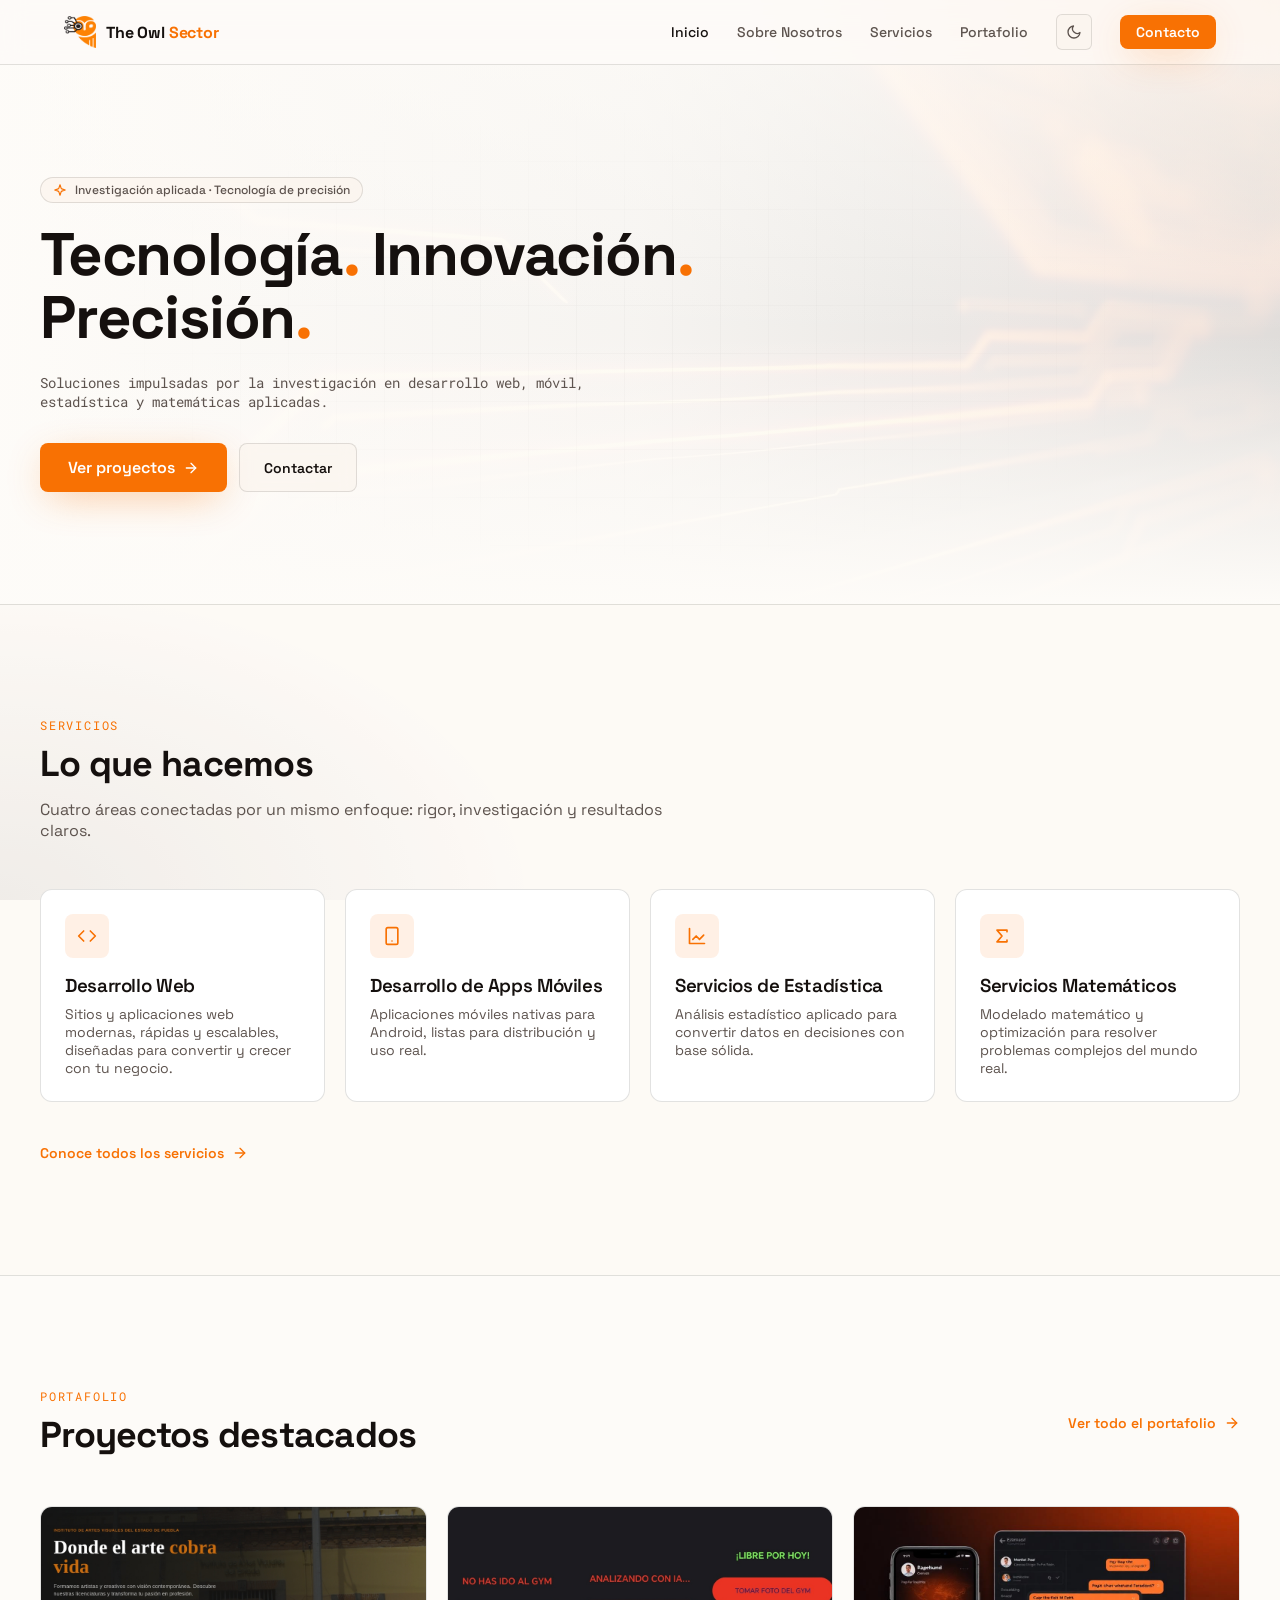
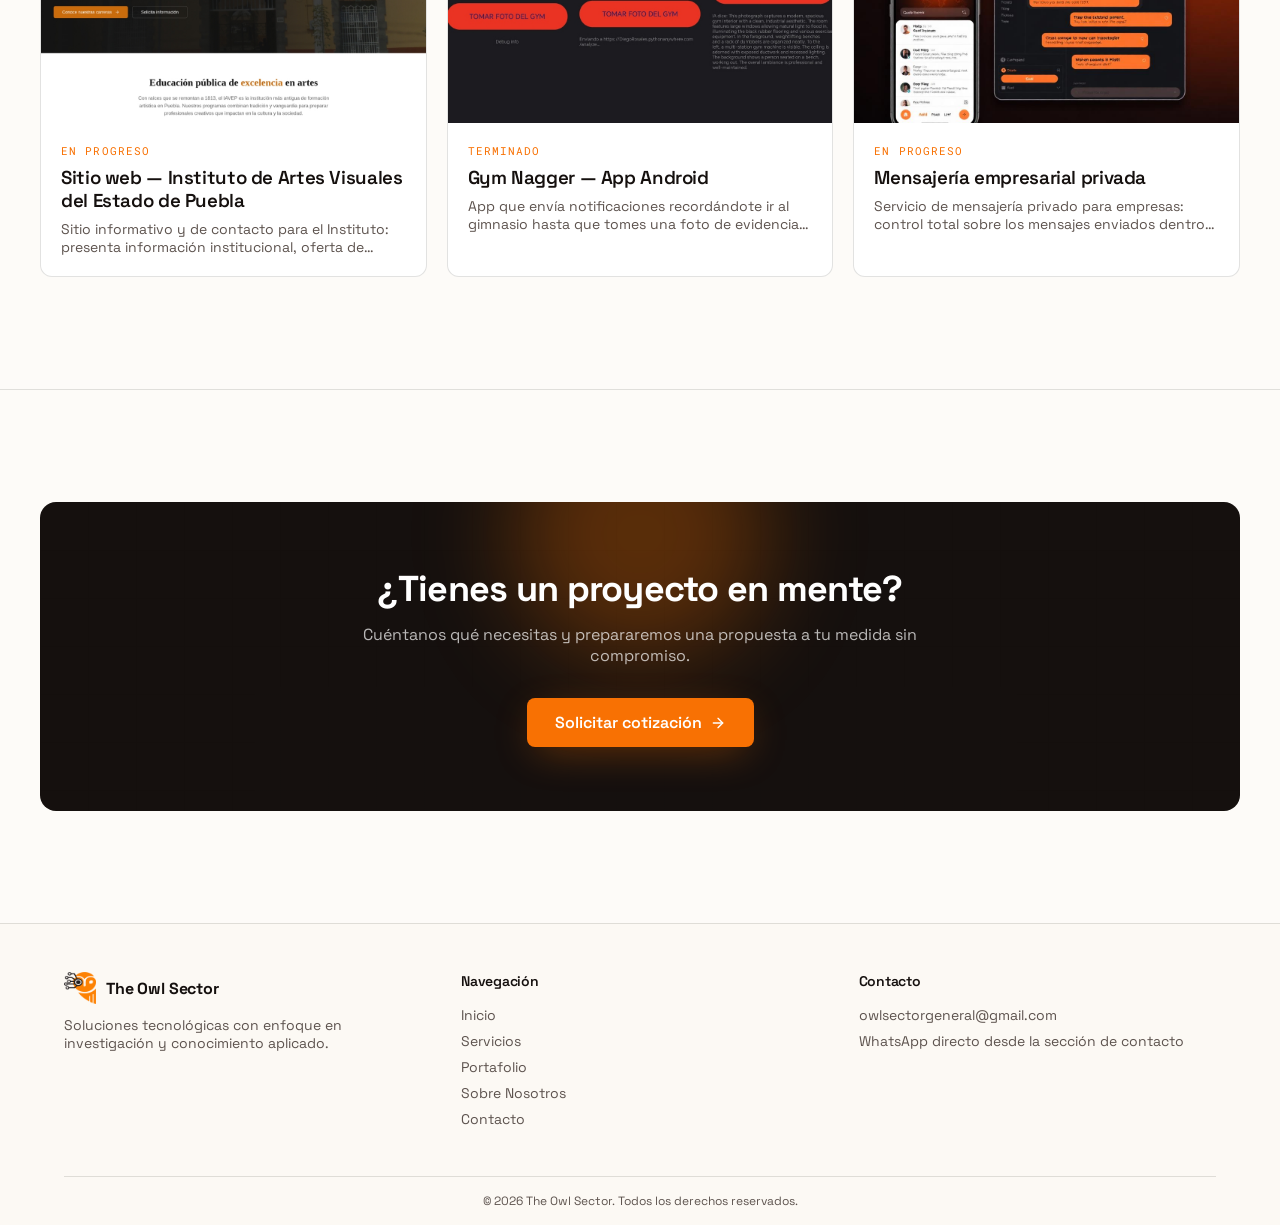
<file: index.html>
<!doctype html>
<html lang="es">
<head>
<meta charset="utf-8">
<meta name="viewport" content="width=device-width,initial-scale=1">
<title>The Owl Sector — Tecnología con enfoque en investigación</title>
<meta name="description" content="Soluciones tecnológicas en desarrollo web, móvil, estadística y matemáticas. Mira nuestros proyectos y solicita una cotización.">
<meta property="og:title" content="The Owl Sector — Tecnología con enfoque en investigación">
<meta property="og:description" content="Soluciones tecnológicas en desarrollo web, móvil, estadística y matemáticas. Mira nuestros proyectos y solicita una cotización.">
<meta property="og:type" content="website">
<meta name="twitter:card" content="summary_large_image">
<link rel="icon" href="assets/logo.png" type="image/png">
<link rel="preconnect" href="https://fonts.googleapis.com">
<link rel="preconnect" href="https://fonts.gstatic.com" crossorigin>
<link rel="stylesheet" href="https://fonts.googleapis.com/css2?family=Space+Grotesk:wght@400;500;600;700&family=Roboto+Mono:wght@400;500;700&display=swap">
<link rel="stylesheet" href="styles.css">
<script>(function(){try{var t=localStorage.getItem('theme');if(!t){t=window.matchMedia('(prefers-color-scheme: dark)').matches?'dark':'light';}if(t==='dark'){document.documentElement.classList.add('dark');}}catch(e){}})();</script>
</head>
<body>

<header class="site-header">
  <div class="container row">
    <a href="index.html" class="brand">
      <img src="assets/logo.png" alt="The Owl Sector" width="32" height="32">
      <span>The Owl <span class="accent">Sector</span></span>
    </a>
    <nav class="nav-desktop">
      <a href="index.html" class="nav-link active">Inicio</a><a href="sobre-nosotros.html" class="nav-link">Sobre Nosotros</a><a href="servicios.html" class="nav-link">Servicios</a><a href="portafolio.html" class="nav-link">Portafolio</a>
      <button class="theme-toggle" id="themeToggle" aria-label="Cambiar tema"><svg xmlns="http://www.w3.org/2000/svg" width="16" height="16" viewBox="0 0 24 24" fill="none" stroke="currentColor" stroke-width="2" stroke-linecap="round" stroke-linejoin="round"><path d="M21 12.79A9 9 0 1 1 11.21 3 7 7 0 0 0 21 12.79z"/></svg></button>
      <a href="contacto.html" class="btn-primary">Contacto</a>
    </nav>
    <div class="mobile-actions">
      <button class="theme-toggle" id="themeToggleM" aria-label="Cambiar tema"><svg xmlns="http://www.w3.org/2000/svg" width="16" height="16" viewBox="0 0 24 24" fill="none" stroke="currentColor" stroke-width="2" stroke-linecap="round" stroke-linejoin="round"><path d="M21 12.79A9 9 0 1 1 11.21 3 7 7 0 0 0 21 12.79z"/></svg></button>
      <button class="menu-btn" id="menuBtn" aria-label="Abrir menú"><svg xmlns="http://www.w3.org/2000/svg" width="24" height="24" viewBox="0 0 24 24" fill="none" stroke="currentColor" stroke-width="2" stroke-linecap="round" stroke-linejoin="round"><line x1="4" x2="20" y1="12" y2="12"/><line x1="4" x2="20" y1="6" y2="6"/><line x1="4" x2="20" y1="18" y2="18"/></svg></button>
    </div>
  </div>
  <div class="nav-mobile" id="navMobile">
    <div class="container">
      <nav>
        <a href="index.html" class="active">Inicio</a><a href="sobre-nosotros.html" class="">Sobre Nosotros</a><a href="servicios.html" class="">Servicios</a><a href="portafolio.html" class="">Portafolio</a>
        <a href="contacto.html" style="color:var(--primary);font-weight:600">Contacto</a>
      </nav>
    </div>
  </div>
</header>

<main>

<section class="hero">
  <div class="hero-bg">
    <img src="assets/hero.jpg" alt="" aria-hidden="true">
    <div class="grad1"></div>
    <div class="grad2"></div>
  </div>
  <div class="hero-pattern grid-pattern"></div>
  <div class="container hero-content">
    <div class="max-w-3xl">
      <div class="chip"><svg xmlns="http://www.w3.org/2000/svg" width="14" height="14" viewBox="0 0 24 24" fill="none" stroke="currentColor" stroke-width="2" stroke-linecap="round" stroke-linejoin="round"><path d="m12 3-1.912 5.813a2 2 0 0 1-1.275 1.275L3 12l5.813 1.912a2 2 0 0 1 1.275 1.275L12 21l1.912-5.813a2 2 0 0 1 1.275-1.275L21 12l-5.813-1.912a2 2 0 0 1-1.275-1.275L12 3Z"/></svg> Investigación aplicada · Tecnología de precisión</div>
      <h1 class="h1">Tecnología<span style="color:var(--primary)">.</span> Innovación<span style="color:var(--primary)">.</span> Precisión<span style="color:var(--primary)">.</span></h1>
      <p class="font-mono muted mt-6 max-w-xl text-sm">Soluciones impulsadas por la investigación en desarrollo web, móvil, estadística y matemáticas aplicadas.</p>
      <div class="mt-8 flex flex-wrap gap-3">
        <a href="portafolio.html" class="btn-primary lg">Ver proyectos <svg xmlns="http://www.w3.org/2000/svg" width="16" height="16" viewBox="0 0 24 24" fill="none" stroke="currentColor" stroke-width="2" stroke-linecap="round" stroke-linejoin="round"><path d="M5 12h14"/><path d="m12 5 7 7-7 7"/></svg></a>
        <a href="contacto.html" class="btn-outline">Contactar</a>
      </div>
    </div>
  </div>
</section>

<section class="section-bordered section-surface">
  <div class="container section-pad">
    <div class="mb-12 max-w-2xl">
      <p class="eyebrow">Servicios</p>
      <h2 class="h2 mt-2">Lo que hacemos</h2>
      <p class="muted mt-3">Cuatro áreas conectadas por un mismo enfoque: rigor, investigación y resultados claros.</p>
    </div>
    <div class="grid grid-4"><div class="card">
  <div class="icon-box"><svg xmlns="http://www.w3.org/2000/svg" width="20" height="20" viewBox="0 0 24 24" fill="none" stroke="currentColor" stroke-width="2" stroke-linecap="round" stroke-linejoin="round"><polyline points="16 18 22 12 16 6"/><polyline points="8 6 2 12 8 18"/></svg></div>
  <h3 class="font-semibold">Desarrollo Web</h3>
  <p class="muted text-sm mt-2">Sitios y aplicaciones web modernas, rápidas y escalables, diseñadas para convertir y crecer con tu negocio.</p>
</div><div class="card">
  <div class="icon-box"><svg xmlns="http://www.w3.org/2000/svg" width="20" height="20" viewBox="0 0 24 24" fill="none" stroke="currentColor" stroke-width="2" stroke-linecap="round" stroke-linejoin="round"><rect width="14" height="20" x="5" y="2" rx="2" ry="2"/><path d="M12 18h.01"/></svg></div>
  <h3 class="font-semibold">Desarrollo de Apps Móviles</h3>
  <p class="muted text-sm mt-2">Aplicaciones móviles nativas para Android, listas para distribución y uso real.</p>
</div><div class="card">
  <div class="icon-box"><svg xmlns="http://www.w3.org/2000/svg" width="20" height="20" viewBox="0 0 24 24" fill="none" stroke="currentColor" stroke-width="2" stroke-linecap="round" stroke-linejoin="round"><path d="M3 3v18h18"/><path d="M7 16l4-4 4 4 5-5"/></svg></div>
  <h3 class="font-semibold">Servicios de Estadística</h3>
  <p class="muted text-sm mt-2">Análisis estadístico aplicado para convertir datos en decisiones con base sólida.</p>
</div><div class="card">
  <div class="icon-box"><svg xmlns="http://www.w3.org/2000/svg" width="20" height="20" viewBox="0 0 24 24" fill="none" stroke="currentColor" stroke-width="2" stroke-linecap="round" stroke-linejoin="round"><path d="M18 7V5H6l6 7-6 7h12v-2"/></svg></div>
  <h3 class="font-semibold">Servicios Matemáticos</h3>
  <p class="muted text-sm mt-2">Modelado matemático y optimización para resolver problemas complejos del mundo real.</p>
</div></div>
    <div class="mt-10">
      <a href="servicios.html" style="color:var(--primary);font-weight:600;font-size:.875rem;display:inline-flex;align-items:center;gap:.5rem">Conoce todos los servicios <svg xmlns="http://www.w3.org/2000/svg" width="16" height="16" viewBox="0 0 24 24" fill="none" stroke="currentColor" stroke-width="2" stroke-linecap="round" stroke-linejoin="round"><path d="M5 12h14"/><path d="m12 5 7 7-7 7"/></svg></a>
    </div>
  </div>
</section>

<section class="section-bordered">
  <div class="container section-pad">
    <div class="mb-12 flex flex-wrap items-center justify-between gap-4">
      <div>
        <p class="eyebrow">Portafolio</p>
        <h2 class="h2 mt-2">Proyectos destacados</h2>
      </div>
      <a href="portafolio.html" style="color:var(--primary);font-weight:600;font-size:.875rem;display:inline-flex;align-items:center;gap:.5rem">Ver todo el portafolio <svg xmlns="http://www.w3.org/2000/svg" width="16" height="16" viewBox="0 0 24 24" fill="none" stroke="currentColor" stroke-width="2" stroke-linecap="round" stroke-linejoin="round"><path d="M5 12h14"/><path d="m12 5 7 7-7 7"/></svg></a>
    </div>
    <div class="grid grid-3"><article class="proj-card">
  <div class="thumb"><img src="assets/proj-iavep.jpg" alt="Sitio web — Instituto de Artes Visuales del Estado de Puebla" loading="lazy"></div>
  <div class="body">
    <span class="tag">En progreso</span>
    <h3 class="font-semibold mt-2">Sitio web — Instituto de Artes Visuales del Estado de Puebla</h3>
    <p class="muted text-sm mt-2 line-clamp-2">Sitio informativo y de contacto para el Instituto: presenta información institucional, oferta de carreras y un canal directo de contacto para aspirantes y público interesado.</p>
  </div>
</article><article class="proj-card">
  <div class="thumb"><img src="assets/proj-gymnagger.jpg" alt="Gym Nagger — App Android" loading="lazy"></div>
  <div class="body">
    <span class="tag">Terminado</span>
    <h3 class="font-semibold mt-2">Gym Nagger — App Android</h3>
    <p class="muted text-sm mt-2 line-clamp-2">App que envía notificaciones recordándote ir al gimnasio hasta que tomes una foto de evidencia. Un modelo de IA verifica si efectivamente estás en un gimnasio para detener las notificaciones.</p>
  </div>
</article><article class="proj-card">
  <div class="thumb"><img src="assets/proj-messaging.jpg" alt="Mensajería empresarial privada" loading="lazy"></div>
  <div class="body">
    <span class="tag">En progreso</span>
    <h3 class="font-semibold mt-2">Mensajería empresarial privada</h3>
    <p class="muted text-sm mt-2 line-clamp-2">Servicio de mensajería privado para empresas: control total sobre los mensajes enviados dentro de una red privada de dispositivos autorizados, con panel administrativo para auditar el flujo de datos.</p>
  </div>
</article></div>
  </div>
</section>

<section class="section-bordered">
  <div class="container section-pad">
    <div class="cta-box">
      <div class="blob"></div>
      <div class="pattern grid-pattern"></div>
      <h2 class="h2" style="position:relative">¿Tienes un proyecto en mente?</h2>
      <p style="position:relative;color:color-mix(in oklab,var(--secondary-foreground) 70%, transparent);max-width:36rem;margin:.75rem auto 0">Cuéntanos qué necesitas y prepararemos una propuesta a tu medida sin compromiso.</p>
      <div class="mt-8" style="position:relative">
        <a href="contacto.html" class="btn-primary lg">Solicitar cotización <svg xmlns="http://www.w3.org/2000/svg" width="16" height="16" viewBox="0 0 24 24" fill="none" stroke="currentColor" stroke-width="2" stroke-linecap="round" stroke-linejoin="round"><path d="M5 12h14"/><path d="m12 5 7 7-7 7"/></svg></a>
      </div>
    </div>
  </div>
</section>

</main>

<footer class="site-footer">
  <div class="container">
    <div class="row">
      <div>
        <div class="brand">
          <img src="assets/logo.png" alt="The Owl Sector" width="32" height="32">
          <span>The Owl Sector</span>
        </div>
        <p class="muted text-sm mt-3" style="max-width:20rem">Soluciones tecnológicas con enfoque en investigación y conocimiento aplicado.</p>
      </div>
      <div>
        <h4>Navegación</h4>
        <ul>
          <li><a href="index.html">Inicio</a></li>
          <li><a href="servicios.html">Servicios</a></li>
          <li><a href="portafolio.html">Portafolio</a></li>
          <li><a href="sobre-nosotros.html">Sobre Nosotros</a></li>
          <li><a href="contacto.html">Contacto</a></li>
        </ul>
      </div>
      <div>
        <h4>Contacto</h4>
        <ul>
          <li>owlsectorgeneral@gmail.com</li>
          <li>WhatsApp directo desde la sección de contacto</li>
        </ul>
      </div>
    </div>
    <div class="copy">© <span id="year"></span> The Owl Sector. Todos los derechos reservados.</div>
  </div>
</footer>


<script>
(function(){
  // Theme
  function setIcon(){
    var dark = document.documentElement.classList.contains('dark');
    var sun = `<svg xmlns="http://www.w3.org/2000/svg" width="16" height="16" viewBox="0 0 24 24" fill="none" stroke="currentColor" stroke-width="2" stroke-linecap="round" stroke-linejoin="round"><circle cx="12" cy="12" r="4"/><path d="M12 2v2"/><path d="M12 20v2"/><path d="m4.93 4.93 1.41 1.41"/><path d="m17.66 17.66 1.41 1.41"/><path d="M2 12h2"/><path d="M20 12h2"/><path d="m6.34 17.66-1.41 1.41"/><path d="m19.07 4.93-1.41 1.41"/></svg>`;
    var moon = `<svg xmlns="http://www.w3.org/2000/svg" width="16" height="16" viewBox="0 0 24 24" fill="none" stroke="currentColor" stroke-width="2" stroke-linecap="round" stroke-linejoin="round"><path d="M21 12.79A9 9 0 1 1 11.21 3 7 7 0 0 0 21 12.79z"/></svg>`;
    document.querySelectorAll('#themeToggle, #themeToggleM').forEach(function(b){ b.innerHTML = dark ? sun : moon; });
  }
  function toggleTheme(){
    var dark = document.documentElement.classList.toggle('dark');
    try{ localStorage.setItem('theme', dark?'dark':'light'); }catch(e){}
    setIcon();
  }
  document.querySelectorAll('#themeToggle, #themeToggleM').forEach(function(b){ b.addEventListener('click', toggleTheme); });
  setIcon();

  // Mobile menu
  var btn = document.getElementById('menuBtn');
  var nav = document.getElementById('navMobile');
  if(btn && nav){
    var menuI = `<svg xmlns="http://www.w3.org/2000/svg" width="24" height="24" viewBox="0 0 24 24" fill="none" stroke="currentColor" stroke-width="2" stroke-linecap="round" stroke-linejoin="round"><line x1="4" x2="20" y1="12" y2="12"/><line x1="4" x2="20" y1="6" y2="6"/><line x1="4" x2="20" y1="18" y2="18"/></svg>`;
    var xI = `<svg xmlns="http://www.w3.org/2000/svg" width="24" height="24" viewBox="0 0 24 24" fill="none" stroke="currentColor" stroke-width="2" stroke-linecap="round" stroke-linejoin="round"><path d="M18 6 6 18"/><path d="m6 6 12 12"/></svg>`;
    btn.addEventListener('click', function(){
      var open = nav.classList.toggle('open');
      btn.innerHTML = open ? xI : menuI;
    });
  }

  // Year
  var y = document.getElementById('year'); if(y) y.textContent = new Date().getFullYear();
})();
</script>


</body>
</html>
</file>
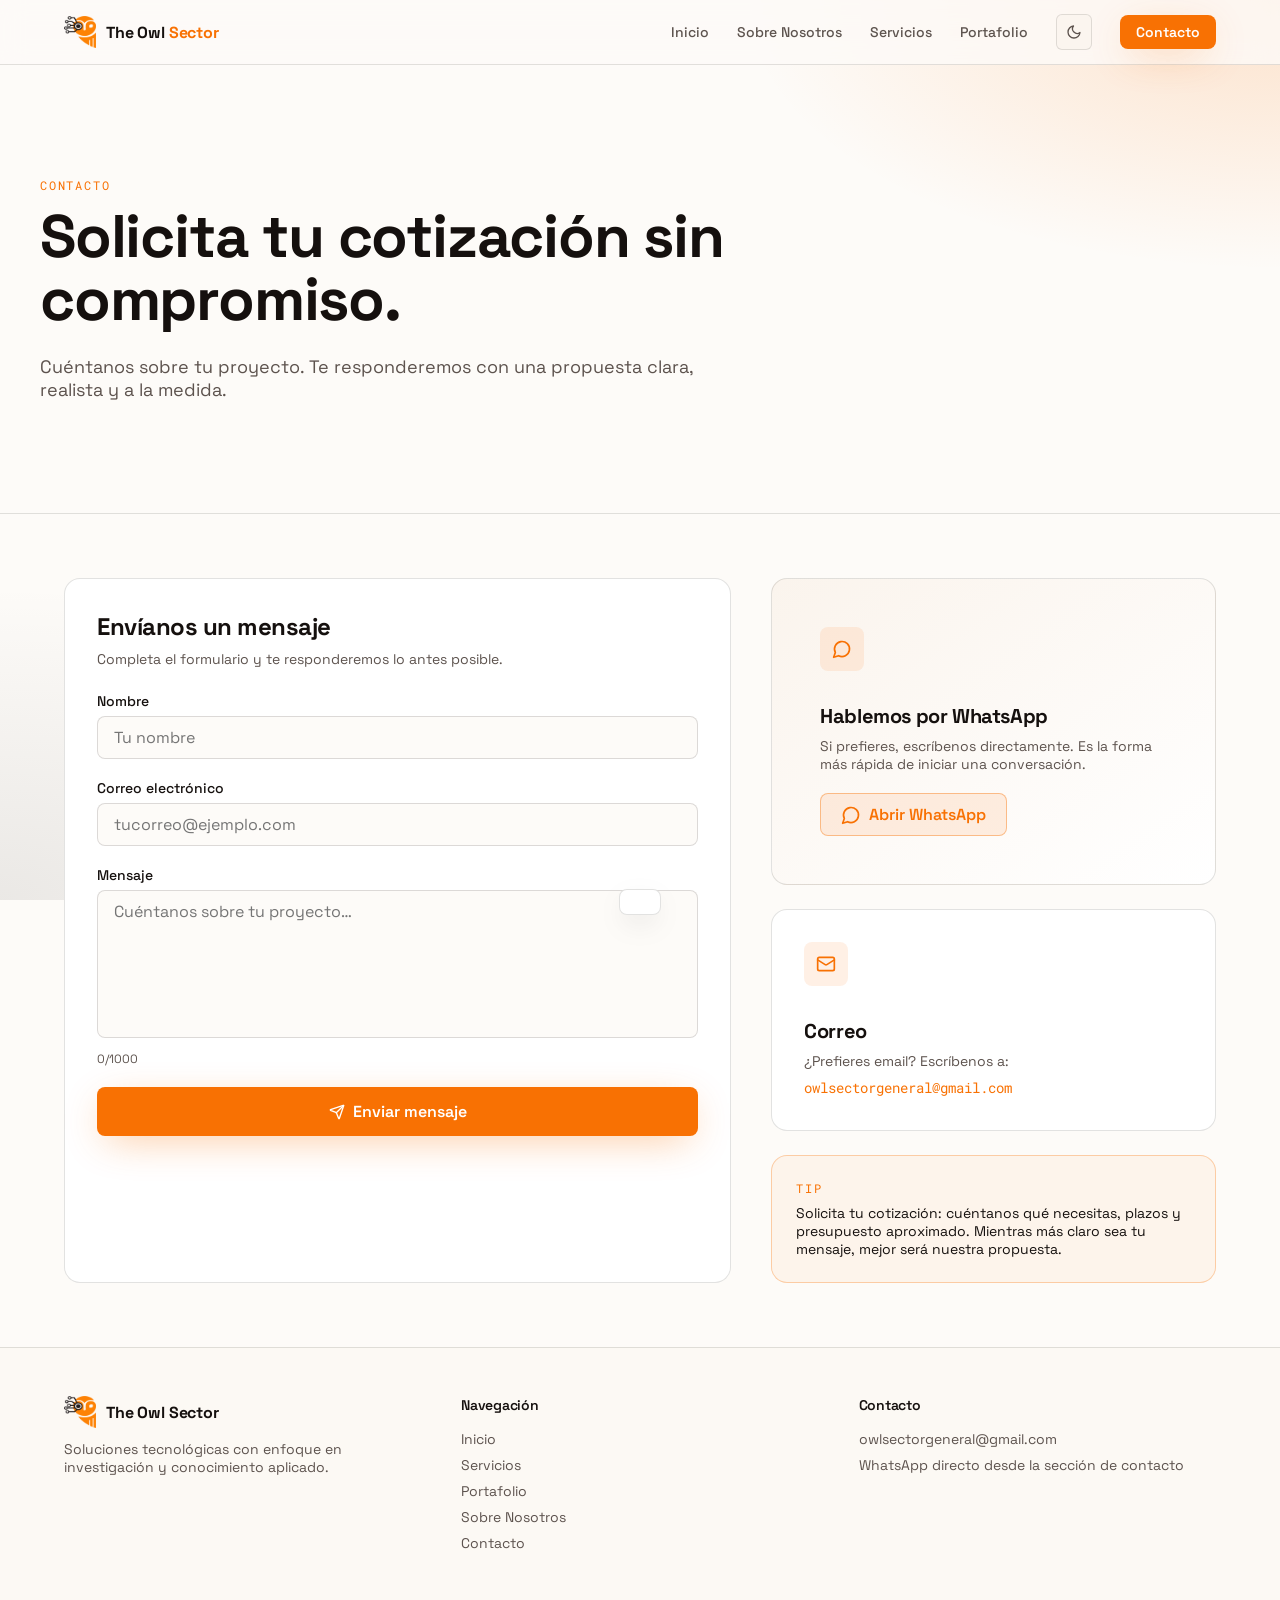
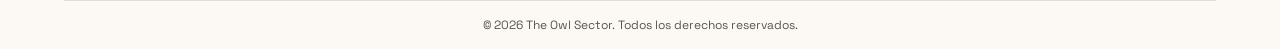
<file: contacto.html>
<!doctype html>
<html lang="es">
<head>
<meta charset="utf-8">
<meta name="viewport" content="width=device-width,initial-scale=1">
<title>Contacto — The Owl Sector</title>
<meta name="description" content="Contáctanos para una cotización sin compromiso. Escríbenos por formulario o WhatsApp.">
<meta property="og:title" content="Contacto — The Owl Sector">
<meta property="og:description" content="Contáctanos para una cotización sin compromiso. Escríbenos por formulario o WhatsApp.">
<meta property="og:type" content="website">
<meta name="twitter:card" content="summary_large_image">
<link rel="icon" href="assets/logo.png" type="image/png">
<link rel="preconnect" href="https://fonts.googleapis.com">
<link rel="preconnect" href="https://fonts.gstatic.com" crossorigin>
<link rel="stylesheet" href="https://fonts.googleapis.com/css2?family=Space+Grotesk:wght@400;500;600;700&family=Roboto+Mono:wght@400;500;700&display=swap">
<link rel="stylesheet" href="styles.css">
<script>(function(){try{var t=localStorage.getItem('theme');if(!t){t=window.matchMedia('(prefers-color-scheme: dark)').matches?'dark':'light';}if(t==='dark'){document.documentElement.classList.add('dark');}}catch(e){}})();</script>
</head>
<body>

<header class="site-header">
  <div class="container row">
    <a href="index.html" class="brand">
      <img src="assets/logo.png" alt="The Owl Sector" width="32" height="32">
      <span>The Owl <span class="accent">Sector</span></span>
    </a>
    <nav class="nav-desktop">
      <a href="index.html" class="nav-link">Inicio</a><a href="sobre-nosotros.html" class="nav-link">Sobre Nosotros</a><a href="servicios.html" class="nav-link">Servicios</a><a href="portafolio.html" class="nav-link">Portafolio</a>
      <button class="theme-toggle" id="themeToggle" aria-label="Cambiar tema"><svg xmlns="http://www.w3.org/2000/svg" width="16" height="16" viewBox="0 0 24 24" fill="none" stroke="currentColor" stroke-width="2" stroke-linecap="round" stroke-linejoin="round"><path d="M21 12.79A9 9 0 1 1 11.21 3 7 7 0 0 0 21 12.79z"/></svg></button>
      <a href="contacto.html" class="btn-primary">Contacto</a>
    </nav>
    <div class="mobile-actions">
      <button class="theme-toggle" id="themeToggleM" aria-label="Cambiar tema"><svg xmlns="http://www.w3.org/2000/svg" width="16" height="16" viewBox="0 0 24 24" fill="none" stroke="currentColor" stroke-width="2" stroke-linecap="round" stroke-linejoin="round"><path d="M21 12.79A9 9 0 1 1 11.21 3 7 7 0 0 0 21 12.79z"/></svg></button>
      <button class="menu-btn" id="menuBtn" aria-label="Abrir menú"><svg xmlns="http://www.w3.org/2000/svg" width="24" height="24" viewBox="0 0 24 24" fill="none" stroke="currentColor" stroke-width="2" stroke-linecap="round" stroke-linejoin="round"><line x1="4" x2="20" y1="12" y2="12"/><line x1="4" x2="20" y1="6" y2="6"/><line x1="4" x2="20" y1="18" y2="18"/></svg></button>
    </div>
  </div>
  <div class="nav-mobile" id="navMobile">
    <div class="container">
      <nav>
        <a href="index.html" class="">Inicio</a><a href="sobre-nosotros.html" class="">Sobre Nosotros</a><a href="servicios.html" class="">Servicios</a><a href="portafolio.html" class="">Portafolio</a>
        <a href="contacto.html" style="color:var(--primary);font-weight:600">Contacto</a>
      </nav>
    </div>
  </div>
</header>

<main>

<section style="border-bottom:1px solid var(--border)">
  <div class="container section-pad">
    <p class="eyebrow">Contacto</p>
    <h1 class="h1 mt-3 max-w-3xl">Solicita tu cotización sin compromiso.</h1>
    <p class="lead mt-6">Cuéntanos sobre tu proyecto. Te responderemos con una propuesta clara, realista y a la medida.</p>
  </div>
</section>

<section>
  <div class="container" style="padding:4rem 1.5rem">
    <div class="contact-grid">
      <form id="contactForm" class="card lg" novalidate>
        <h2 style="font-size:1.5rem;font-weight:700">Envíanos un mensaje</h2>
        <p class="muted text-sm mt-2">Completa el formulario y te responderemos lo antes posible.</p>
        <div style="margin-top:1.5rem;display:flex;flex-direction:column;gap:1.25rem">
          <div>
            <label for="name">Nombre</label>
            <input id="name" name="name" type="text" maxlength="100" required placeholder="Tu nombre">
            <p class="field-error" data-err="name" style="display:none"></p>
          </div>
          <div>
            <label for="email">Correo electrónico</label>
            <input id="email" name="email" type="email" maxlength="255" required placeholder="tucorreo@ejemplo.com">
            <p class="field-error" data-err="email" style="display:none"></p>
          </div>
          <div>
            <label for="message">Mensaje</label>
            <textarea id="message" name="message" maxlength="1000" rows="6" required placeholder="Cuéntanos sobre tu proyecto…"></textarea>
            <div class="flex items-center justify-between mt-2">
              <p class="field-error" data-err="message" style="display:none"></p>
              <span class="muted text-xs" id="counter">0/1000</span>
            </div>
          </div>
          <button type="submit" class="btn-primary lg" style="width:100%;justify-content:center"><svg xmlns="http://www.w3.org/2000/svg" width="16" height="16" viewBox="0 0 24 24" fill="none" stroke="currentColor" stroke-width="2" stroke-linecap="round" stroke-linejoin="round"><path d="M14.536 21.686a.5.5 0 0 0 .937-.024l6.5-19a.496.496 0 0 0-.635-.635l-19 6.5a.5.5 0 0 0-.024.937l7.93 3.18a2 2 0 0 1 1.112 1.11z"/><path d="m21.854 2.147-10.94 10.939"/></svg> Enviar mensaje</button>
        </div>
      </form>

      <aside class="aside-stack">
        <div class="gradient-card">
          <div class="icon-box"><svg xmlns="http://www.w3.org/2000/svg" width="20" height="20" viewBox="0 0 24 24" fill="none" stroke="currentColor" stroke-width="2" stroke-linecap="round" stroke-linejoin="round"><path d="M7.9 20A9 9 0 1 0 4 16.1L2 22Z"/></svg></div>
          <h3 style="font-size:1.25rem;font-weight:700;margin-top:1rem">Hablemos por WhatsApp</h3>
          <p class="muted text-sm mt-2">Si prefieres, escríbenos directamente. Es la forma más rápida de iniciar una conversación.</p>
          <a id="whatsappBtn" href="https://wa.me/522223541652" target="_blank" rel="noopener noreferrer" style="display:inline-flex;align-items:center;gap:.5rem;margin-top:1.25rem;border:1px solid color-mix(in oklab,var(--primary) 40%,transparent);background:color-mix(in oklab,var(--primary) 10%,transparent);padding:.625rem 1.25rem;border-radius:.5rem;color:var(--primary);font-weight:600;transition:all .15s"><svg xmlns="http://www.w3.org/2000/svg" width="20" height="20" viewBox="0 0 24 24" fill="none" stroke="currentColor" stroke-width="2" stroke-linecap="round" stroke-linejoin="round"><path d="M7.9 20A9 9 0 1 0 4 16.1L2 22Z"/></svg> Abrir WhatsApp</a>
        </div>

        <div class="card lg">
          <div class="icon-box"><svg xmlns="http://www.w3.org/2000/svg" width="20" height="20" viewBox="0 0 24 24" fill="none" stroke="currentColor" stroke-width="2" stroke-linecap="round" stroke-linejoin="round"><rect width="20" height="16" x="2" y="4" rx="2"/><path d="m22 7-8.97 5.7a1.94 1.94 0 0 1-2.06 0L2 7"/></svg></div>
          <h3 style="font-size:1.25rem;font-weight:700;margin-top:1rem">Correo</h3>
          <p class="muted text-sm mt-2">¿Prefieres email? Escríbenos a:</p>
          <a href="mailto:owlsectorgeneral@gmail.com" class="font-mono text-sm mt-2" style="display:inline-block;color:var(--primary);word-break:break-all">owlsectorgeneral@gmail.com</a>
        </div>

        <div style="border:1px solid color-mix(in oklab,var(--primary) 30%,transparent);background:color-mix(in oklab,var(--primary) 5%,transparent);padding:1.5rem;border-radius:1rem">
          <p class="eyebrow">Tip</p>
          <p class="text-sm mt-2">Solicita tu cotización: cuéntanos qué necesitas, plazos y presupuesto aproximado. Mientras más claro sea tu mensaje, mejor será nuestra propuesta.</p>
        </div>
      </aside>
    </div>
  </div>
</section>

<div class="toast" id="toast"></div>

</main>

<footer class="site-footer">
  <div class="container">
    <div class="row">
      <div>
        <div class="brand">
          <img src="assets/logo.png" alt="The Owl Sector" width="32" height="32">
          <span>The Owl Sector</span>
        </div>
        <p class="muted text-sm mt-3" style="max-width:20rem">Soluciones tecnológicas con enfoque en investigación y conocimiento aplicado.</p>
      </div>
      <div>
        <h4>Navegación</h4>
        <ul>
          <li><a href="index.html">Inicio</a></li>
          <li><a href="servicios.html">Servicios</a></li>
          <li><a href="portafolio.html">Portafolio</a></li>
          <li><a href="sobre-nosotros.html">Sobre Nosotros</a></li>
          <li><a href="contacto.html">Contacto</a></li>
        </ul>
      </div>
      <div>
        <h4>Contacto</h4>
        <ul>
          <li>owlsectorgeneral@gmail.com</li>
          <li>WhatsApp directo desde la sección de contacto</li>
        </ul>
      </div>
    </div>
    <div class="copy">© <span id="year"></span> The Owl Sector. Todos los derechos reservados.</div>
  </div>
</footer>


<script>
(function(){
  // Theme
  function setIcon(){
    var dark = document.documentElement.classList.contains('dark');
    var sun = `<svg xmlns="http://www.w3.org/2000/svg" width="16" height="16" viewBox="0 0 24 24" fill="none" stroke="currentColor" stroke-width="2" stroke-linecap="round" stroke-linejoin="round"><circle cx="12" cy="12" r="4"/><path d="M12 2v2"/><path d="M12 20v2"/><path d="m4.93 4.93 1.41 1.41"/><path d="m17.66 17.66 1.41 1.41"/><path d="M2 12h2"/><path d="M20 12h2"/><path d="m6.34 17.66-1.41 1.41"/><path d="m19.07 4.93-1.41 1.41"/></svg>`;
    var moon = `<svg xmlns="http://www.w3.org/2000/svg" width="16" height="16" viewBox="0 0 24 24" fill="none" stroke="currentColor" stroke-width="2" stroke-linecap="round" stroke-linejoin="round"><path d="M21 12.79A9 9 0 1 1 11.21 3 7 7 0 0 0 21 12.79z"/></svg>`;
    document.querySelectorAll('#themeToggle, #themeToggleM').forEach(function(b){ b.innerHTML = dark ? sun : moon; });
  }
  function toggleTheme(){
    var dark = document.documentElement.classList.toggle('dark');
    try{ localStorage.setItem('theme', dark?'dark':'light'); }catch(e){}
    setIcon();
  }
  document.querySelectorAll('#themeToggle, #themeToggleM').forEach(function(b){ b.addEventListener('click', toggleTheme); });
  setIcon();

  // Mobile menu
  var btn = document.getElementById('menuBtn');
  var nav = document.getElementById('navMobile');
  if(btn && nav){
    var menuI = `<svg xmlns="http://www.w3.org/2000/svg" width="24" height="24" viewBox="0 0 24 24" fill="none" stroke="currentColor" stroke-width="2" stroke-linecap="round" stroke-linejoin="round"><line x1="4" x2="20" y1="12" y2="12"/><line x1="4" x2="20" y1="6" y2="6"/><line x1="4" x2="20" y1="18" y2="18"/></svg>`;
    var xI = `<svg xmlns="http://www.w3.org/2000/svg" width="24" height="24" viewBox="0 0 24 24" fill="none" stroke="currentColor" stroke-width="2" stroke-linecap="round" stroke-linejoin="round"><path d="M18 6 6 18"/><path d="m6 6 12 12"/></svg>`;
    btn.addEventListener('click', function(){
      var open = nav.classList.toggle('open');
      btn.innerHTML = open ? xI : menuI;
    });
  }

  // Year
  var y = document.getElementById('year'); if(y) y.textContent = new Date().getFullYear();
})();
</script>


<script>
const WA_NUMBER = '522223541652';
const EMAIL = 'owlsectorgeneral@gmail.com';
const form = document.getElementById('contactForm');
const counter = document.getElementById('counter');
const msg = document.getElementById('message');
const toast = document.getElementById('toast');

msg.addEventListener('input', () => { counter.textContent = msg.value.length + '/1000'; });

function showError(field, text){
  const el = document.querySelector(`[data-err="${field}"]`);
  el.textContent = text; el.style.display = text ? 'block' : 'none';
}
function showToast(text){
  toast.textContent = text; toast.classList.add('show');
  setTimeout(() => toast.classList.remove('show'), 3500);
}

form.addEventListener('submit', (e) => {
  e.preventDefault();
  const name = form.name.value.trim();
  const email = form.email.value.trim();
  const message = form.message.value.trim();
  let ok = true;
  showError('name',''); showError('email',''); showError('message','');
  if(name.length < 2){ showError('name','El nombre debe tener al menos 2 caracteres'); ok = false; }
  if(!/^[^\s@]+@[^\s@]+\.[^\s@]+$/.test(email)){ showError('email','Ingresa un correo electrónico válido'); ok = false; }
  if(message.length < 10){ showError('message','El mensaje debe tener al menos 10 caracteres'); ok = false; }
  if(!ok) return;

  const subject = encodeURIComponent(`Solicitud de cotización — ${name}`);
  const body = encodeURIComponent(`Nombre: ${name}\nCorreo: ${email}\n\nMensaje:\n${message}`);
  window.location.href = `mailto:${EMAIL}?subject=${subject}&body=${body}`;
  setTimeout(() => {
    showToast('¡Gracias! Abrimos tu cliente de correo para enviar el mensaje.');
    form.reset(); counter.textContent = '0/1000';
  }, 400);
});

// Update WhatsApp link with dynamic message
const waBtn = document.getElementById('whatsappBtn');
function updateWA(){
  const name = form.name.value.trim();
  const message = form.message.value.trim();
  const text = message
    ? `Hola The Owl Sector, soy ${name}. ${message}`.trim()
    : 'Hola The Owl Sector, me gustaría solicitar una cotización.';
  waBtn.href = `https://wa.me/${WA_NUMBER}?text=${encodeURIComponent(text)}`;
}
['name','email','message'].forEach(id => document.getElementById(id).addEventListener('input', updateWA));
</script>

</body>
</html>
</file>
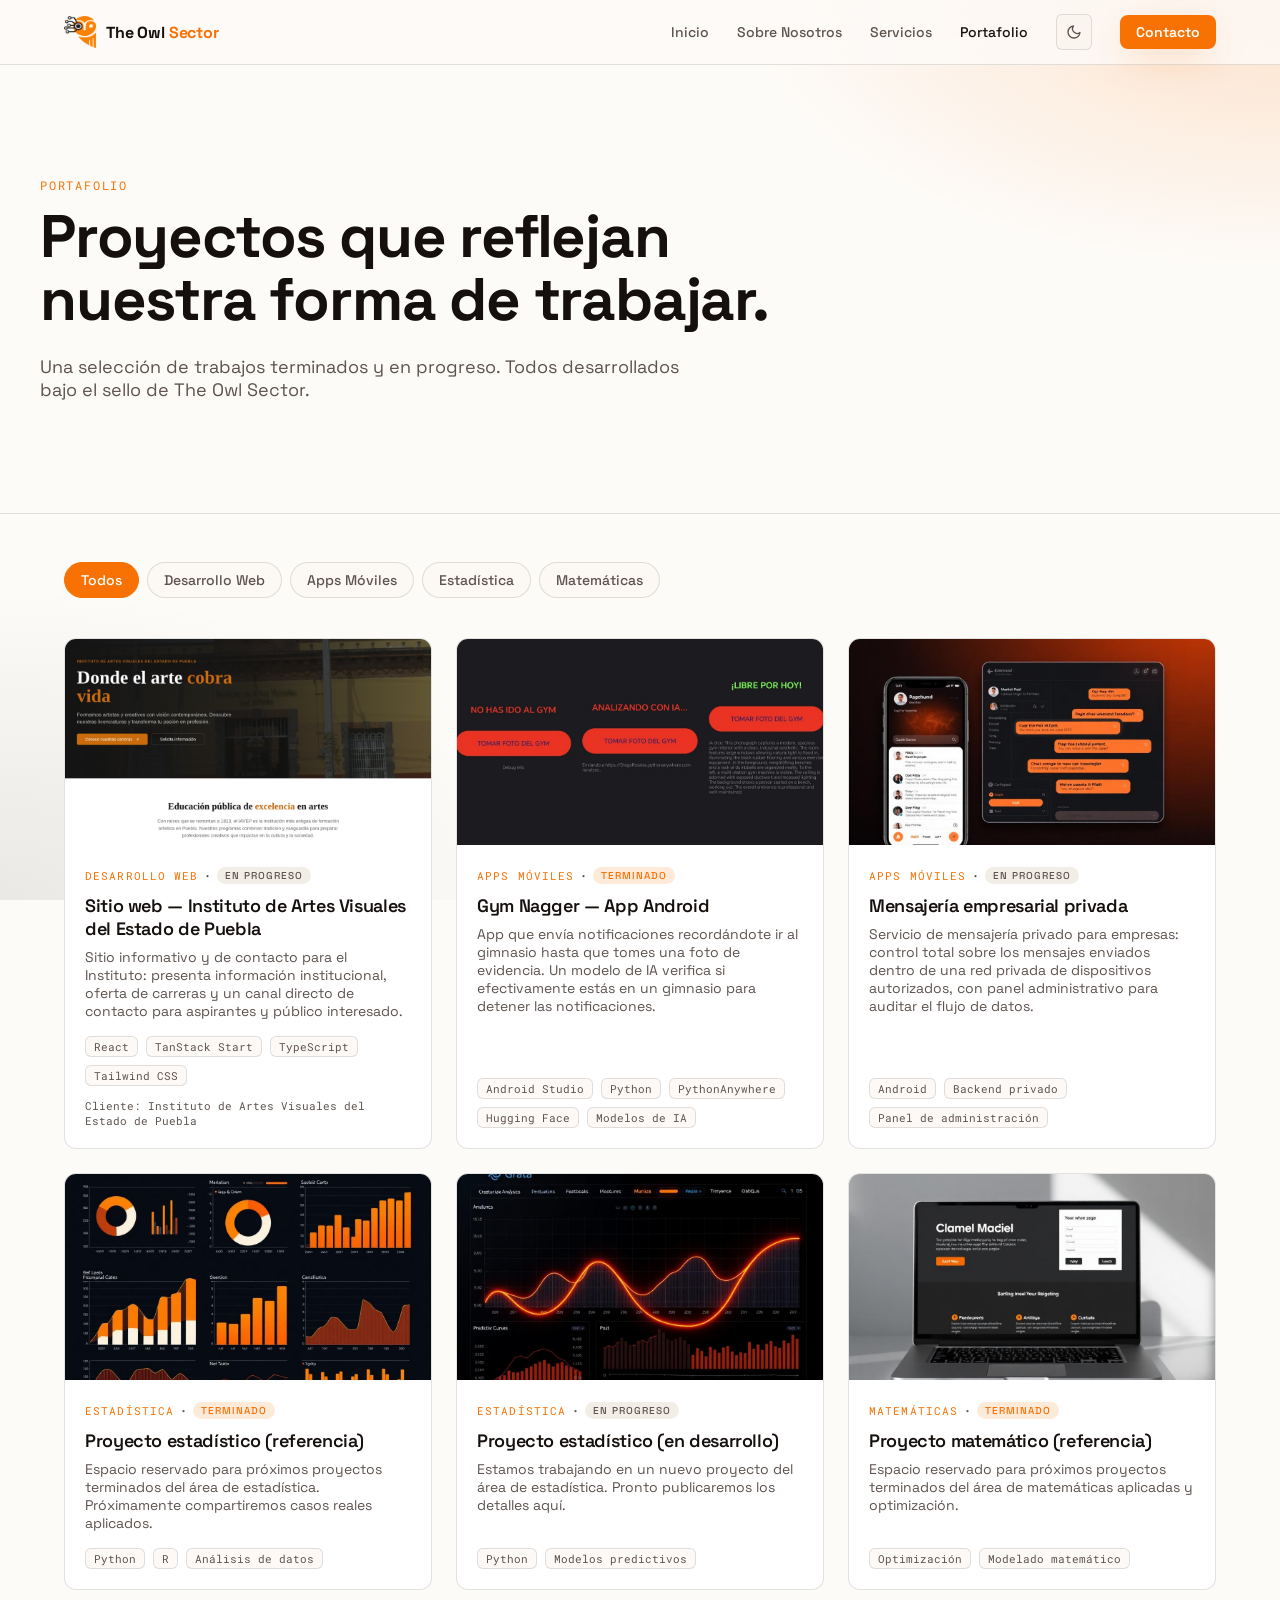
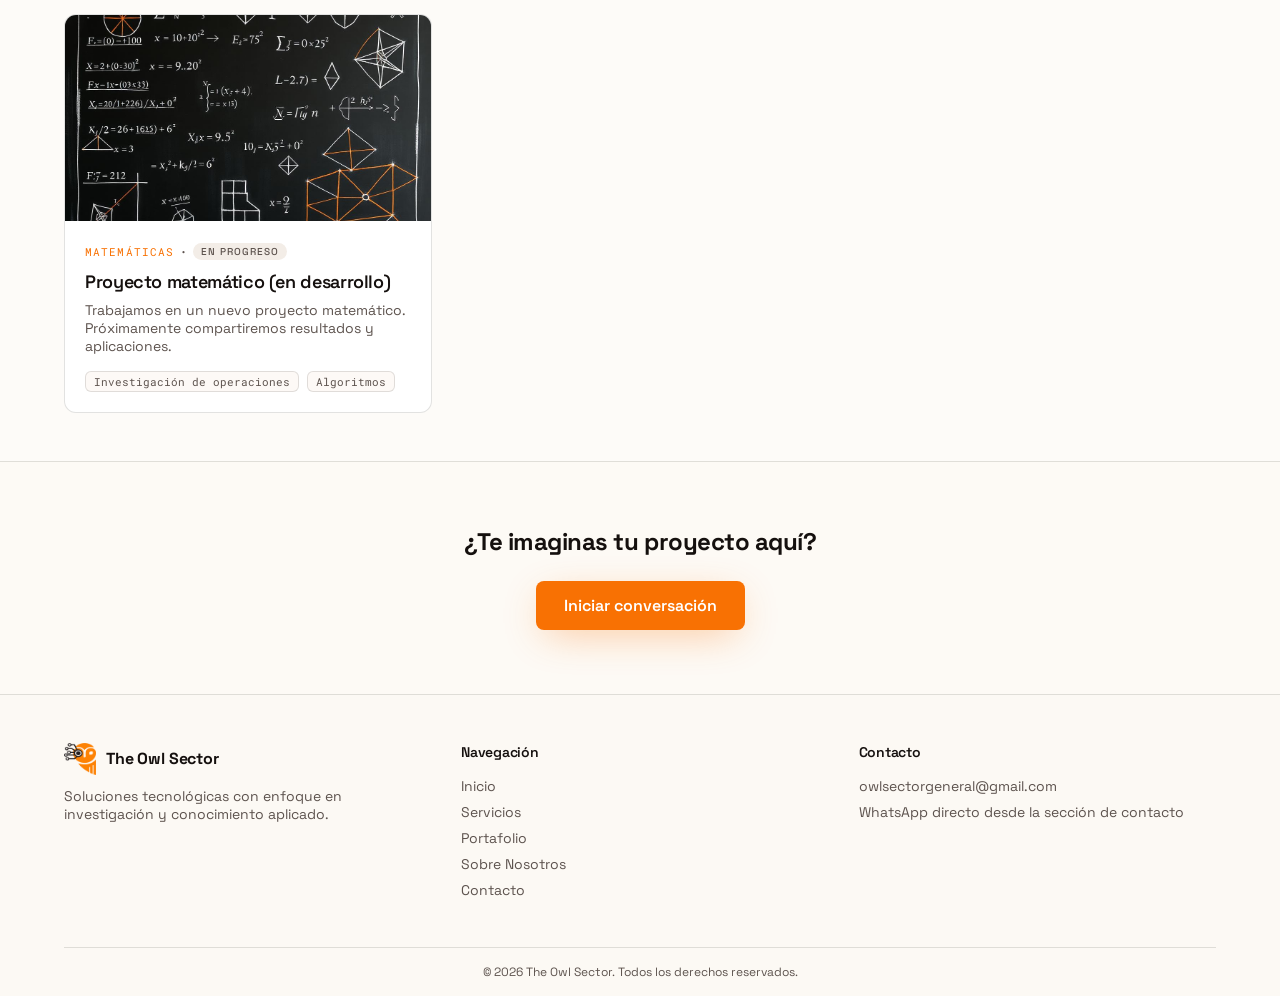
<file: portafolio.html>
<!doctype html>
<html lang="es">
<head>
<meta charset="utf-8">
<meta name="viewport" content="width=device-width,initial-scale=1">
<title>Portafolio — The Owl Sector</title>
<meta name="description" content="Explora los proyectos de The Owl Sector: desarrollo web, móvil, estadística y matemáticas aplicadas.">
<meta property="og:title" content="Portafolio — The Owl Sector">
<meta property="og:description" content="Explora los proyectos de The Owl Sector: desarrollo web, móvil, estadística y matemáticas aplicadas.">
<meta property="og:type" content="website">
<meta name="twitter:card" content="summary_large_image">
<link rel="icon" href="assets/logo.png" type="image/png">
<link rel="preconnect" href="https://fonts.googleapis.com">
<link rel="preconnect" href="https://fonts.gstatic.com" crossorigin>
<link rel="stylesheet" href="https://fonts.googleapis.com/css2?family=Space+Grotesk:wght@400;500;600;700&family=Roboto+Mono:wght@400;500;700&display=swap">
<link rel="stylesheet" href="styles.css">
<script>(function(){try{var t=localStorage.getItem('theme');if(!t){t=window.matchMedia('(prefers-color-scheme: dark)').matches?'dark':'light';}if(t==='dark'){document.documentElement.classList.add('dark');}}catch(e){}})();</script>
</head>
<body>

<header class="site-header">
  <div class="container row">
    <a href="index.html" class="brand">
      <img src="assets/logo.png" alt="The Owl Sector" width="32" height="32">
      <span>The Owl <span class="accent">Sector</span></span>
    </a>
    <nav class="nav-desktop">
      <a href="index.html" class="nav-link">Inicio</a><a href="sobre-nosotros.html" class="nav-link">Sobre Nosotros</a><a href="servicios.html" class="nav-link">Servicios</a><a href="portafolio.html" class="nav-link active">Portafolio</a>
      <button class="theme-toggle" id="themeToggle" aria-label="Cambiar tema"><svg xmlns="http://www.w3.org/2000/svg" width="16" height="16" viewBox="0 0 24 24" fill="none" stroke="currentColor" stroke-width="2" stroke-linecap="round" stroke-linejoin="round"><path d="M21 12.79A9 9 0 1 1 11.21 3 7 7 0 0 0 21 12.79z"/></svg></button>
      <a href="contacto.html" class="btn-primary">Contacto</a>
    </nav>
    <div class="mobile-actions">
      <button class="theme-toggle" id="themeToggleM" aria-label="Cambiar tema"><svg xmlns="http://www.w3.org/2000/svg" width="16" height="16" viewBox="0 0 24 24" fill="none" stroke="currentColor" stroke-width="2" stroke-linecap="round" stroke-linejoin="round"><path d="M21 12.79A9 9 0 1 1 11.21 3 7 7 0 0 0 21 12.79z"/></svg></button>
      <button class="menu-btn" id="menuBtn" aria-label="Abrir menú"><svg xmlns="http://www.w3.org/2000/svg" width="24" height="24" viewBox="0 0 24 24" fill="none" stroke="currentColor" stroke-width="2" stroke-linecap="round" stroke-linejoin="round"><line x1="4" x2="20" y1="12" y2="12"/><line x1="4" x2="20" y1="6" y2="6"/><line x1="4" x2="20" y1="18" y2="18"/></svg></button>
    </div>
  </div>
  <div class="nav-mobile" id="navMobile">
    <div class="container">
      <nav>
        <a href="index.html" class="">Inicio</a><a href="sobre-nosotros.html" class="">Sobre Nosotros</a><a href="servicios.html" class="">Servicios</a><a href="portafolio.html" class="active">Portafolio</a>
        <a href="contacto.html" style="color:var(--primary);font-weight:600">Contacto</a>
      </nav>
    </div>
  </div>
</header>

<main>

<section style="border-bottom:1px solid var(--border)">
  <div class="container section-pad">
    <p class="eyebrow">Portafolio</p>
    <h1 class="h1 mt-3 max-w-3xl">Proyectos que reflejan nuestra forma de trabajar.</h1>
    <p class="lead mt-6">Una selección de trabajos terminados y en progreso. Todos desarrollados bajo el sello de The Owl Sector.</p>
  </div>
</section>

<section>
  <div class="container" style="padding:3rem 1.5rem">
    <div class="filters" id="filters">
      <button class="pill active" data-cat="all">Todos</button>
      <button class="pill" data-cat="web">Desarrollo Web</button>
      <button class="pill" data-cat="mobile">Apps Móviles</button>
      <button class="pill" data-cat="stats">Estadística</button>
      <button class="pill" data-cat="math">Matemáticas</button>
    </div>
    <div class="mt-10 grid grid-2 grid-lg-3" id="projGrid" style="gap:1.5rem"></div>
    <p id="emptyMsg" class="text-center muted mt-10" style="display:none">No hay proyectos en esta categoría todavía.</p>
  </div>
</section>

<section class="section-bordered section-surface">
  <div class="container" style="padding:4rem 1.5rem;text-align:center">
    <h2 style="font-size:1.5rem;font-weight:700">¿Te imaginas tu proyecto aquí?</h2>
    <a href="contacto.html" class="btn-primary lg mt-6">Iniciar conversación</a>
  </div>
</section>

</main>

<footer class="site-footer">
  <div class="container">
    <div class="row">
      <div>
        <div class="brand">
          <img src="assets/logo.png" alt="The Owl Sector" width="32" height="32">
          <span>The Owl Sector</span>
        </div>
        <p class="muted text-sm mt-3" style="max-width:20rem">Soluciones tecnológicas con enfoque en investigación y conocimiento aplicado.</p>
      </div>
      <div>
        <h4>Navegación</h4>
        <ul>
          <li><a href="index.html">Inicio</a></li>
          <li><a href="servicios.html">Servicios</a></li>
          <li><a href="portafolio.html">Portafolio</a></li>
          <li><a href="sobre-nosotros.html">Sobre Nosotros</a></li>
          <li><a href="contacto.html">Contacto</a></li>
        </ul>
      </div>
      <div>
        <h4>Contacto</h4>
        <ul>
          <li>owlsectorgeneral@gmail.com</li>
          <li>WhatsApp directo desde la sección de contacto</li>
        </ul>
      </div>
    </div>
    <div class="copy">© <span id="year"></span> The Owl Sector. Todos los derechos reservados.</div>
  </div>
</footer>


<script>
(function(){
  // Theme
  function setIcon(){
    var dark = document.documentElement.classList.contains('dark');
    var sun = `<svg xmlns="http://www.w3.org/2000/svg" width="16" height="16" viewBox="0 0 24 24" fill="none" stroke="currentColor" stroke-width="2" stroke-linecap="round" stroke-linejoin="round"><circle cx="12" cy="12" r="4"/><path d="M12 2v2"/><path d="M12 20v2"/><path d="m4.93 4.93 1.41 1.41"/><path d="m17.66 17.66 1.41 1.41"/><path d="M2 12h2"/><path d="M20 12h2"/><path d="m6.34 17.66-1.41 1.41"/><path d="m19.07 4.93-1.41 1.41"/></svg>`;
    var moon = `<svg xmlns="http://www.w3.org/2000/svg" width="16" height="16" viewBox="0 0 24 24" fill="none" stroke="currentColor" stroke-width="2" stroke-linecap="round" stroke-linejoin="round"><path d="M21 12.79A9 9 0 1 1 11.21 3 7 7 0 0 0 21 12.79z"/></svg>`;
    document.querySelectorAll('#themeToggle, #themeToggleM').forEach(function(b){ b.innerHTML = dark ? sun : moon; });
  }
  function toggleTheme(){
    var dark = document.documentElement.classList.toggle('dark');
    try{ localStorage.setItem('theme', dark?'dark':'light'); }catch(e){}
    setIcon();
  }
  document.querySelectorAll('#themeToggle, #themeToggleM').forEach(function(b){ b.addEventListener('click', toggleTheme); });
  setIcon();

  // Mobile menu
  var btn = document.getElementById('menuBtn');
  var nav = document.getElementById('navMobile');
  if(btn && nav){
    var menuI = `<svg xmlns="http://www.w3.org/2000/svg" width="24" height="24" viewBox="0 0 24 24" fill="none" stroke="currentColor" stroke-width="2" stroke-linecap="round" stroke-linejoin="round"><line x1="4" x2="20" y1="12" y2="12"/><line x1="4" x2="20" y1="6" y2="6"/><line x1="4" x2="20" y1="18" y2="18"/></svg>`;
    var xI = `<svg xmlns="http://www.w3.org/2000/svg" width="24" height="24" viewBox="0 0 24 24" fill="none" stroke="currentColor" stroke-width="2" stroke-linecap="round" stroke-linejoin="round"><path d="M18 6 6 18"/><path d="m6 6 12 12"/></svg>`;
    btn.addEventListener('click', function(){
      var open = nav.classList.toggle('open');
      btn.innerHTML = open ? xI : menuI;
    });
  }

  // Year
  var y = document.getElementById('year'); if(y) y.textContent = new Date().getFullYear();
})();
</script>


<script>
const PROJECTS = [{"id": "iavep", "name": "Sitio web — Instituto de Artes Visuales del Estado de Puebla", "desc": "Sitio informativo y de contacto para el Instituto: presenta información institucional, oferta de carreras y un canal directo de contacto para aspirantes y público interesado.", "tech": ["React", "TanStack Start", "TypeScript", "Tailwind CSS"], "image": "proj-iavep.jpg", "cat": "web", "status": "En progreso", "client": "Instituto de Artes Visuales del Estado de Puebla"}, {"id": "gym-nagger", "name": "Gym Nagger — App Android", "desc": "App que envía notificaciones recordándote ir al gimnasio hasta que tomes una foto de evidencia. Un modelo de IA verifica si efectivamente estás en un gimnasio para detener las notificaciones.", "tech": ["Android Studio", "Python", "PythonAnywhere", "Hugging Face", "Modelos de IA"], "image": "proj-gymnagger.jpg", "cat": "mobile", "status": "Terminado"}, {"id": "mensajeria", "name": "Mensajería empresarial privada", "desc": "Servicio de mensajería privado para empresas: control total sobre los mensajes enviados dentro de una red privada de dispositivos autorizados, con panel administrativo para auditar el flujo de datos.", "tech": ["Android", "Backend privado", "Panel de administración"], "image": "proj-messaging.jpg", "cat": "mobile", "status": "En progreso"}, {"id": "stats-done", "name": "Proyecto estadístico (referencia)", "desc": "Espacio reservado para próximos proyectos terminados del área de estadística. Próximamente compartiremos casos reales aplicados.", "tech": ["Python", "R", "Análisis de datos"], "image": "proj-stats.jpg", "cat": "stats", "status": "Terminado"}, {"id": "stats-prog", "name": "Proyecto estadístico (en desarrollo)", "desc": "Estamos trabajando en un nuevo proyecto del área de estadística. Pronto publicaremos los detalles aquí.", "tech": ["Python", "Modelos predictivos"], "image": "proj-predict.jpg", "cat": "stats", "status": "En progreso"}, {"id": "math-done", "name": "Proyecto matemático (referencia)", "desc": "Espacio reservado para próximos proyectos terminados del área de matemáticas aplicadas y optimización.", "tech": ["Optimización", "Modelado matemático"], "image": "proj-corp.jpg", "cat": "math", "status": "Terminado"}, {"id": "math-prog", "name": "Proyecto matemático (en desarrollo)", "desc": "Trabajamos en un nuevo proyecto matemático. Próximamente compartiremos resultados y aplicaciones.", "tech": ["Investigación de operaciones", "Algoritmos"], "image": "proj-math.jpg", "cat": "math", "status": "En progreso"}];
const CATS = {"web": "Desarrollo Web", "mobile": "Apps Móviles", "stats": "Estadística", "math": "Matemáticas"};
const grid = document.getElementById('projGrid');
const empty = document.getElementById('emptyMsg');
function render(cat){
  const list = cat === 'all' ? PROJECTS : PROJECTS.filter(p => p.cat === cat);
  empty.style.display = list.length ? 'none' : 'block';
  grid.innerHTML = list.map(p => `
    <article class="proj-card">
      <div class="thumb"><img src="assets/${p.image}" alt="${p.name}" loading="lazy"></div>
      <div class="body">
        <div class="flex items-center gap-2">
          <span class="tag">${CATS[p.cat]}</span>
          <span class="muted">·</span>
          <span class="tag-status ${p.status === 'Terminado' ? 'done' : 'progress'}">${p.status}</span>
        </div>
        <h3 class="font-semibold mt-2" style="font-size:1.125rem">${p.name}</h3>
        <p class="muted text-sm mt-2" style="flex:1">${p.desc}</p>
        <div class="mt-4 flex flex-wrap gap-2">${p.tech.map(t => `<span class="tech-chip">${t}</span>`).join('')}</div>
        ${p.client ? `<p class="font-mono mt-3" style="font-size:.6875rem;color:var(--muted-foreground)">Cliente: ${p.client}</p>` : ''}
      </div>
    </article>`).join('');
}
document.querySelectorAll('#filters .pill').forEach(btn => {
  btn.addEventListener('click', () => {
    document.querySelectorAll('#filters .pill').forEach(b => b.classList.remove('active'));
    btn.classList.add('active');
    render(btn.dataset.cat);
  });
});
render('all');
</script>

</body>
</html>
</file>
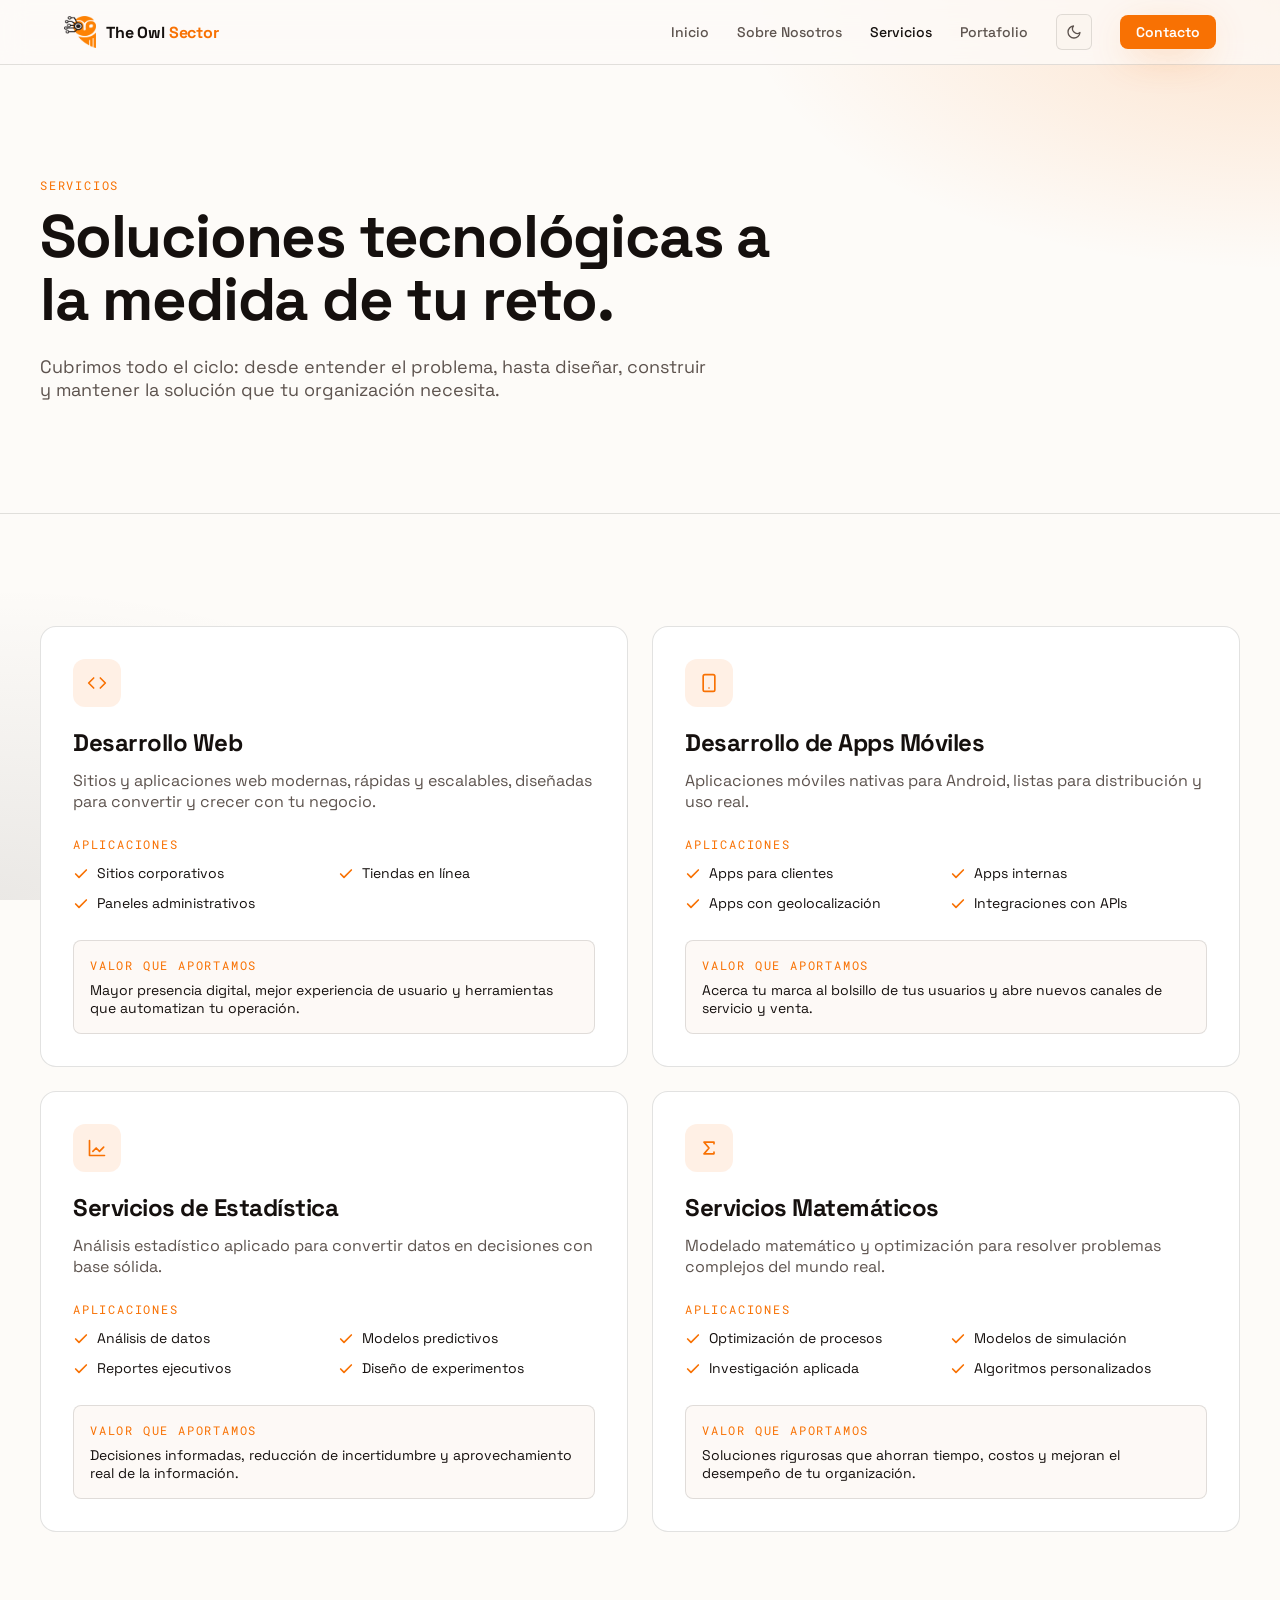
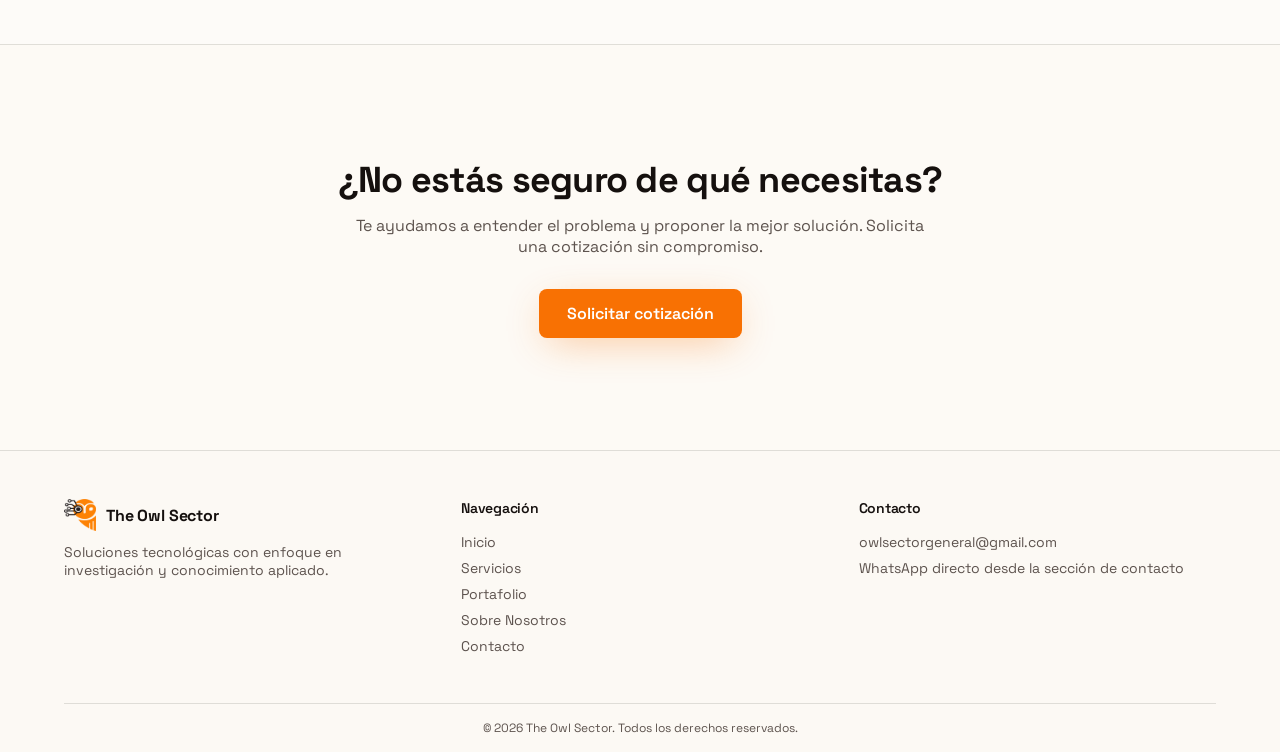
<file: servicios.html>
<!doctype html>
<html lang="es">
<head>
<meta charset="utf-8">
<meta name="viewport" content="width=device-width,initial-scale=1">
<title>Servicios — The Owl Sector</title>
<meta name="description" content="Desarrollo web, apps móviles, estadística y matemáticas aplicadas. Soluciones a medida para tu organización.">
<meta property="og:title" content="Servicios — The Owl Sector">
<meta property="og:description" content="Desarrollo web, apps móviles, estadística y matemáticas aplicadas. Soluciones a medida para tu organización.">
<meta property="og:type" content="website">
<meta name="twitter:card" content="summary_large_image">
<link rel="icon" href="assets/logo.png" type="image/png">
<link rel="preconnect" href="https://fonts.googleapis.com">
<link rel="preconnect" href="https://fonts.gstatic.com" crossorigin>
<link rel="stylesheet" href="https://fonts.googleapis.com/css2?family=Space+Grotesk:wght@400;500;600;700&family=Roboto+Mono:wght@400;500;700&display=swap">
<link rel="stylesheet" href="styles.css">
<script>(function(){try{var t=localStorage.getItem('theme');if(!t){t=window.matchMedia('(prefers-color-scheme: dark)').matches?'dark':'light';}if(t==='dark'){document.documentElement.classList.add('dark');}}catch(e){}})();</script>
</head>
<body>

<header class="site-header">
  <div class="container row">
    <a href="index.html" class="brand">
      <img src="assets/logo.png" alt="The Owl Sector" width="32" height="32">
      <span>The Owl <span class="accent">Sector</span></span>
    </a>
    <nav class="nav-desktop">
      <a href="index.html" class="nav-link">Inicio</a><a href="sobre-nosotros.html" class="nav-link">Sobre Nosotros</a><a href="servicios.html" class="nav-link active">Servicios</a><a href="portafolio.html" class="nav-link">Portafolio</a>
      <button class="theme-toggle" id="themeToggle" aria-label="Cambiar tema"><svg xmlns="http://www.w3.org/2000/svg" width="16" height="16" viewBox="0 0 24 24" fill="none" stroke="currentColor" stroke-width="2" stroke-linecap="round" stroke-linejoin="round"><path d="M21 12.79A9 9 0 1 1 11.21 3 7 7 0 0 0 21 12.79z"/></svg></button>
      <a href="contacto.html" class="btn-primary">Contacto</a>
    </nav>
    <div class="mobile-actions">
      <button class="theme-toggle" id="themeToggleM" aria-label="Cambiar tema"><svg xmlns="http://www.w3.org/2000/svg" width="16" height="16" viewBox="0 0 24 24" fill="none" stroke="currentColor" stroke-width="2" stroke-linecap="round" stroke-linejoin="round"><path d="M21 12.79A9 9 0 1 1 11.21 3 7 7 0 0 0 21 12.79z"/></svg></button>
      <button class="menu-btn" id="menuBtn" aria-label="Abrir menú"><svg xmlns="http://www.w3.org/2000/svg" width="24" height="24" viewBox="0 0 24 24" fill="none" stroke="currentColor" stroke-width="2" stroke-linecap="round" stroke-linejoin="round"><line x1="4" x2="20" y1="12" y2="12"/><line x1="4" x2="20" y1="6" y2="6"/><line x1="4" x2="20" y1="18" y2="18"/></svg></button>
    </div>
  </div>
  <div class="nav-mobile" id="navMobile">
    <div class="container">
      <nav>
        <a href="index.html" class="">Inicio</a><a href="sobre-nosotros.html" class="">Sobre Nosotros</a><a href="servicios.html" class="active">Servicios</a><a href="portafolio.html" class="">Portafolio</a>
        <a href="contacto.html" style="color:var(--primary);font-weight:600">Contacto</a>
      </nav>
    </div>
  </div>
</header>

<main>

<section style="border-bottom:1px solid var(--border)">
  <div class="container section-pad">
    <p class="eyebrow">Servicios</p>
    <h1 class="h1 mt-3 max-w-3xl">Soluciones tecnológicas a la medida de tu reto.</h1>
    <p class="lead mt-6">Cubrimos todo el ciclo: desde entender el problema, hasta diseñar, construir y mantener la solución que tu organización necesita.</p>
  </div>
</section>

<section>
  <div class="container section-pad">
    <div class="grid grid-2" style="gap:1.5rem"><article class="card lg">
  <div class="icon-box lg"><svg xmlns="http://www.w3.org/2000/svg" width="20" height="20" viewBox="0 0 24 24" fill="none" stroke="currentColor" stroke-width="2" stroke-linecap="round" stroke-linejoin="round"><polyline points="16 18 22 12 16 6"/><polyline points="8 6 2 12 8 18"/></svg></div>
  <h2 style="font-size:1.5rem;font-weight:700">Desarrollo Web</h2>
  <p class="muted mt-3">Sitios y aplicaciones web modernas, rápidas y escalables, diseñadas para convertir y crecer con tu negocio.</p>
  <div class="mt-6">
    <p class="eyebrow mb-3">Aplicaciones</p>
    <ul class="grid grid-md-2" style="list-style:none;padding:0;margin:0;gap:.5rem"><li style="display:flex;align-items:flex-start;gap:.5rem;font-size:.875rem"><span style="color:var(--primary);margin-top:2px"><svg xmlns="http://www.w3.org/2000/svg" width="16" height="16" viewBox="0 0 24 24" fill="none" stroke="currentColor" stroke-width="2.5" stroke-linecap="round" stroke-linejoin="round"><path d="M20 6 9 17l-5-5"/></svg></span><span>Sitios corporativos</span></li><li style="display:flex;align-items:flex-start;gap:.5rem;font-size:.875rem"><span style="color:var(--primary);margin-top:2px"><svg xmlns="http://www.w3.org/2000/svg" width="16" height="16" viewBox="0 0 24 24" fill="none" stroke="currentColor" stroke-width="2.5" stroke-linecap="round" stroke-linejoin="round"><path d="M20 6 9 17l-5-5"/></svg></span><span>Tiendas en línea</span></li><li style="display:flex;align-items:flex-start;gap:.5rem;font-size:.875rem"><span style="color:var(--primary);margin-top:2px"><svg xmlns="http://www.w3.org/2000/svg" width="16" height="16" viewBox="0 0 24 24" fill="none" stroke="currentColor" stroke-width="2.5" stroke-linecap="round" stroke-linejoin="round"><path d="M20 6 9 17l-5-5"/></svg></span><span>Paneles administrativos</span></li></ul>
  </div>
  <div class="mt-6" style="border:1px solid var(--border);background:color-mix(in oklab,var(--surface) 50%,transparent);padding:1rem;border-radius:.5rem">
    <p class="eyebrow">Valor que aportamos</p>
    <p class="text-sm mt-2">Mayor presencia digital, mejor experiencia de usuario y herramientas que automatizan tu operación.</p>
  </div>
</article><article class="card lg">
  <div class="icon-box lg"><svg xmlns="http://www.w3.org/2000/svg" width="20" height="20" viewBox="0 0 24 24" fill="none" stroke="currentColor" stroke-width="2" stroke-linecap="round" stroke-linejoin="round"><rect width="14" height="20" x="5" y="2" rx="2" ry="2"/><path d="M12 18h.01"/></svg></div>
  <h2 style="font-size:1.5rem;font-weight:700">Desarrollo de Apps Móviles</h2>
  <p class="muted mt-3">Aplicaciones móviles nativas para Android, listas para distribución y uso real.</p>
  <div class="mt-6">
    <p class="eyebrow mb-3">Aplicaciones</p>
    <ul class="grid grid-md-2" style="list-style:none;padding:0;margin:0;gap:.5rem"><li style="display:flex;align-items:flex-start;gap:.5rem;font-size:.875rem"><span style="color:var(--primary);margin-top:2px"><svg xmlns="http://www.w3.org/2000/svg" width="16" height="16" viewBox="0 0 24 24" fill="none" stroke="currentColor" stroke-width="2.5" stroke-linecap="round" stroke-linejoin="round"><path d="M20 6 9 17l-5-5"/></svg></span><span>Apps para clientes</span></li><li style="display:flex;align-items:flex-start;gap:.5rem;font-size:.875rem"><span style="color:var(--primary);margin-top:2px"><svg xmlns="http://www.w3.org/2000/svg" width="16" height="16" viewBox="0 0 24 24" fill="none" stroke="currentColor" stroke-width="2.5" stroke-linecap="round" stroke-linejoin="round"><path d="M20 6 9 17l-5-5"/></svg></span><span>Apps internas</span></li><li style="display:flex;align-items:flex-start;gap:.5rem;font-size:.875rem"><span style="color:var(--primary);margin-top:2px"><svg xmlns="http://www.w3.org/2000/svg" width="16" height="16" viewBox="0 0 24 24" fill="none" stroke="currentColor" stroke-width="2.5" stroke-linecap="round" stroke-linejoin="round"><path d="M20 6 9 17l-5-5"/></svg></span><span>Apps con geolocalización</span></li><li style="display:flex;align-items:flex-start;gap:.5rem;font-size:.875rem"><span style="color:var(--primary);margin-top:2px"><svg xmlns="http://www.w3.org/2000/svg" width="16" height="16" viewBox="0 0 24 24" fill="none" stroke="currentColor" stroke-width="2.5" stroke-linecap="round" stroke-linejoin="round"><path d="M20 6 9 17l-5-5"/></svg></span><span>Integraciones con APIs</span></li></ul>
  </div>
  <div class="mt-6" style="border:1px solid var(--border);background:color-mix(in oklab,var(--surface) 50%,transparent);padding:1rem;border-radius:.5rem">
    <p class="eyebrow">Valor que aportamos</p>
    <p class="text-sm mt-2">Acerca tu marca al bolsillo de tus usuarios y abre nuevos canales de servicio y venta.</p>
  </div>
</article><article class="card lg">
  <div class="icon-box lg"><svg xmlns="http://www.w3.org/2000/svg" width="20" height="20" viewBox="0 0 24 24" fill="none" stroke="currentColor" stroke-width="2" stroke-linecap="round" stroke-linejoin="round"><path d="M3 3v18h18"/><path d="M7 16l4-4 4 4 5-5"/></svg></div>
  <h2 style="font-size:1.5rem;font-weight:700">Servicios de Estadística</h2>
  <p class="muted mt-3">Análisis estadístico aplicado para convertir datos en decisiones con base sólida.</p>
  <div class="mt-6">
    <p class="eyebrow mb-3">Aplicaciones</p>
    <ul class="grid grid-md-2" style="list-style:none;padding:0;margin:0;gap:.5rem"><li style="display:flex;align-items:flex-start;gap:.5rem;font-size:.875rem"><span style="color:var(--primary);margin-top:2px"><svg xmlns="http://www.w3.org/2000/svg" width="16" height="16" viewBox="0 0 24 24" fill="none" stroke="currentColor" stroke-width="2.5" stroke-linecap="round" stroke-linejoin="round"><path d="M20 6 9 17l-5-5"/></svg></span><span>Análisis de datos</span></li><li style="display:flex;align-items:flex-start;gap:.5rem;font-size:.875rem"><span style="color:var(--primary);margin-top:2px"><svg xmlns="http://www.w3.org/2000/svg" width="16" height="16" viewBox="0 0 24 24" fill="none" stroke="currentColor" stroke-width="2.5" stroke-linecap="round" stroke-linejoin="round"><path d="M20 6 9 17l-5-5"/></svg></span><span>Modelos predictivos</span></li><li style="display:flex;align-items:flex-start;gap:.5rem;font-size:.875rem"><span style="color:var(--primary);margin-top:2px"><svg xmlns="http://www.w3.org/2000/svg" width="16" height="16" viewBox="0 0 24 24" fill="none" stroke="currentColor" stroke-width="2.5" stroke-linecap="round" stroke-linejoin="round"><path d="M20 6 9 17l-5-5"/></svg></span><span>Reportes ejecutivos</span></li><li style="display:flex;align-items:flex-start;gap:.5rem;font-size:.875rem"><span style="color:var(--primary);margin-top:2px"><svg xmlns="http://www.w3.org/2000/svg" width="16" height="16" viewBox="0 0 24 24" fill="none" stroke="currentColor" stroke-width="2.5" stroke-linecap="round" stroke-linejoin="round"><path d="M20 6 9 17l-5-5"/></svg></span><span>Diseño de experimentos</span></li></ul>
  </div>
  <div class="mt-6" style="border:1px solid var(--border);background:color-mix(in oklab,var(--surface) 50%,transparent);padding:1rem;border-radius:.5rem">
    <p class="eyebrow">Valor que aportamos</p>
    <p class="text-sm mt-2">Decisiones informadas, reducción de incertidumbre y aprovechamiento real de la información.</p>
  </div>
</article><article class="card lg">
  <div class="icon-box lg"><svg xmlns="http://www.w3.org/2000/svg" width="20" height="20" viewBox="0 0 24 24" fill="none" stroke="currentColor" stroke-width="2" stroke-linecap="round" stroke-linejoin="round"><path d="M18 7V5H6l6 7-6 7h12v-2"/></svg></div>
  <h2 style="font-size:1.5rem;font-weight:700">Servicios Matemáticos</h2>
  <p class="muted mt-3">Modelado matemático y optimización para resolver problemas complejos del mundo real.</p>
  <div class="mt-6">
    <p class="eyebrow mb-3">Aplicaciones</p>
    <ul class="grid grid-md-2" style="list-style:none;padding:0;margin:0;gap:.5rem"><li style="display:flex;align-items:flex-start;gap:.5rem;font-size:.875rem"><span style="color:var(--primary);margin-top:2px"><svg xmlns="http://www.w3.org/2000/svg" width="16" height="16" viewBox="0 0 24 24" fill="none" stroke="currentColor" stroke-width="2.5" stroke-linecap="round" stroke-linejoin="round"><path d="M20 6 9 17l-5-5"/></svg></span><span>Optimización de procesos</span></li><li style="display:flex;align-items:flex-start;gap:.5rem;font-size:.875rem"><span style="color:var(--primary);margin-top:2px"><svg xmlns="http://www.w3.org/2000/svg" width="16" height="16" viewBox="0 0 24 24" fill="none" stroke="currentColor" stroke-width="2.5" stroke-linecap="round" stroke-linejoin="round"><path d="M20 6 9 17l-5-5"/></svg></span><span>Modelos de simulación</span></li><li style="display:flex;align-items:flex-start;gap:.5rem;font-size:.875rem"><span style="color:var(--primary);margin-top:2px"><svg xmlns="http://www.w3.org/2000/svg" width="16" height="16" viewBox="0 0 24 24" fill="none" stroke="currentColor" stroke-width="2.5" stroke-linecap="round" stroke-linejoin="round"><path d="M20 6 9 17l-5-5"/></svg></span><span>Investigación aplicada</span></li><li style="display:flex;align-items:flex-start;gap:.5rem;font-size:.875rem"><span style="color:var(--primary);margin-top:2px"><svg xmlns="http://www.w3.org/2000/svg" width="16" height="16" viewBox="0 0 24 24" fill="none" stroke="currentColor" stroke-width="2.5" stroke-linecap="round" stroke-linejoin="round"><path d="M20 6 9 17l-5-5"/></svg></span><span>Algoritmos personalizados</span></li></ul>
  </div>
  <div class="mt-6" style="border:1px solid var(--border);background:color-mix(in oklab,var(--surface) 50%,transparent);padding:1rem;border-radius:.5rem">
    <p class="eyebrow">Valor que aportamos</p>
    <p class="text-sm mt-2">Soluciones rigurosas que ahorran tiempo, costos y mejoran el desempeño de tu organización.</p>
  </div>
</article></div>
  </div>
</section>

<section class="section-bordered section-surface">
  <div class="container section-pad text-center">
    <h2 class="h2">¿No estás seguro de qué necesitas?</h2>
    <p class="muted mt-3 max-w-xl" style="margin-left:auto;margin-right:auto">Te ayudamos a entender el problema y proponer la mejor solución. Solicita una cotización sin compromiso.</p>
    <a href="contacto.html" class="btn-primary lg mt-8">Solicitar cotización</a>
  </div>
</section>

</main>

<footer class="site-footer">
  <div class="container">
    <div class="row">
      <div>
        <div class="brand">
          <img src="assets/logo.png" alt="The Owl Sector" width="32" height="32">
          <span>The Owl Sector</span>
        </div>
        <p class="muted text-sm mt-3" style="max-width:20rem">Soluciones tecnológicas con enfoque en investigación y conocimiento aplicado.</p>
      </div>
      <div>
        <h4>Navegación</h4>
        <ul>
          <li><a href="index.html">Inicio</a></li>
          <li><a href="servicios.html">Servicios</a></li>
          <li><a href="portafolio.html">Portafolio</a></li>
          <li><a href="sobre-nosotros.html">Sobre Nosotros</a></li>
          <li><a href="contacto.html">Contacto</a></li>
        </ul>
      </div>
      <div>
        <h4>Contacto</h4>
        <ul>
          <li>owlsectorgeneral@gmail.com</li>
          <li>WhatsApp directo desde la sección de contacto</li>
        </ul>
      </div>
    </div>
    <div class="copy">© <span id="year"></span> The Owl Sector. Todos los derechos reservados.</div>
  </div>
</footer>


<script>
(function(){
  // Theme
  function setIcon(){
    var dark = document.documentElement.classList.contains('dark');
    var sun = `<svg xmlns="http://www.w3.org/2000/svg" width="16" height="16" viewBox="0 0 24 24" fill="none" stroke="currentColor" stroke-width="2" stroke-linecap="round" stroke-linejoin="round"><circle cx="12" cy="12" r="4"/><path d="M12 2v2"/><path d="M12 20v2"/><path d="m4.93 4.93 1.41 1.41"/><path d="m17.66 17.66 1.41 1.41"/><path d="M2 12h2"/><path d="M20 12h2"/><path d="m6.34 17.66-1.41 1.41"/><path d="m19.07 4.93-1.41 1.41"/></svg>`;
    var moon = `<svg xmlns="http://www.w3.org/2000/svg" width="16" height="16" viewBox="0 0 24 24" fill="none" stroke="currentColor" stroke-width="2" stroke-linecap="round" stroke-linejoin="round"><path d="M21 12.79A9 9 0 1 1 11.21 3 7 7 0 0 0 21 12.79z"/></svg>`;
    document.querySelectorAll('#themeToggle, #themeToggleM').forEach(function(b){ b.innerHTML = dark ? sun : moon; });
  }
  function toggleTheme(){
    var dark = document.documentElement.classList.toggle('dark');
    try{ localStorage.setItem('theme', dark?'dark':'light'); }catch(e){}
    setIcon();
  }
  document.querySelectorAll('#themeToggle, #themeToggleM').forEach(function(b){ b.addEventListener('click', toggleTheme); });
  setIcon();

  // Mobile menu
  var btn = document.getElementById('menuBtn');
  var nav = document.getElementById('navMobile');
  if(btn && nav){
    var menuI = `<svg xmlns="http://www.w3.org/2000/svg" width="24" height="24" viewBox="0 0 24 24" fill="none" stroke="currentColor" stroke-width="2" stroke-linecap="round" stroke-linejoin="round"><line x1="4" x2="20" y1="12" y2="12"/><line x1="4" x2="20" y1="6" y2="6"/><line x1="4" x2="20" y1="18" y2="18"/></svg>`;
    var xI = `<svg xmlns="http://www.w3.org/2000/svg" width="24" height="24" viewBox="0 0 24 24" fill="none" stroke="currentColor" stroke-width="2" stroke-linecap="round" stroke-linejoin="round"><path d="M18 6 6 18"/><path d="m6 6 12 12"/></svg>`;
    btn.addEventListener('click', function(){
      var open = nav.classList.toggle('open');
      btn.innerHTML = open ? xI : menuI;
    });
  }

  // Year
  var y = document.getElementById('year'); if(y) y.textContent = new Date().getFullYear();
})();
</script>


</body>
</html>
</file>
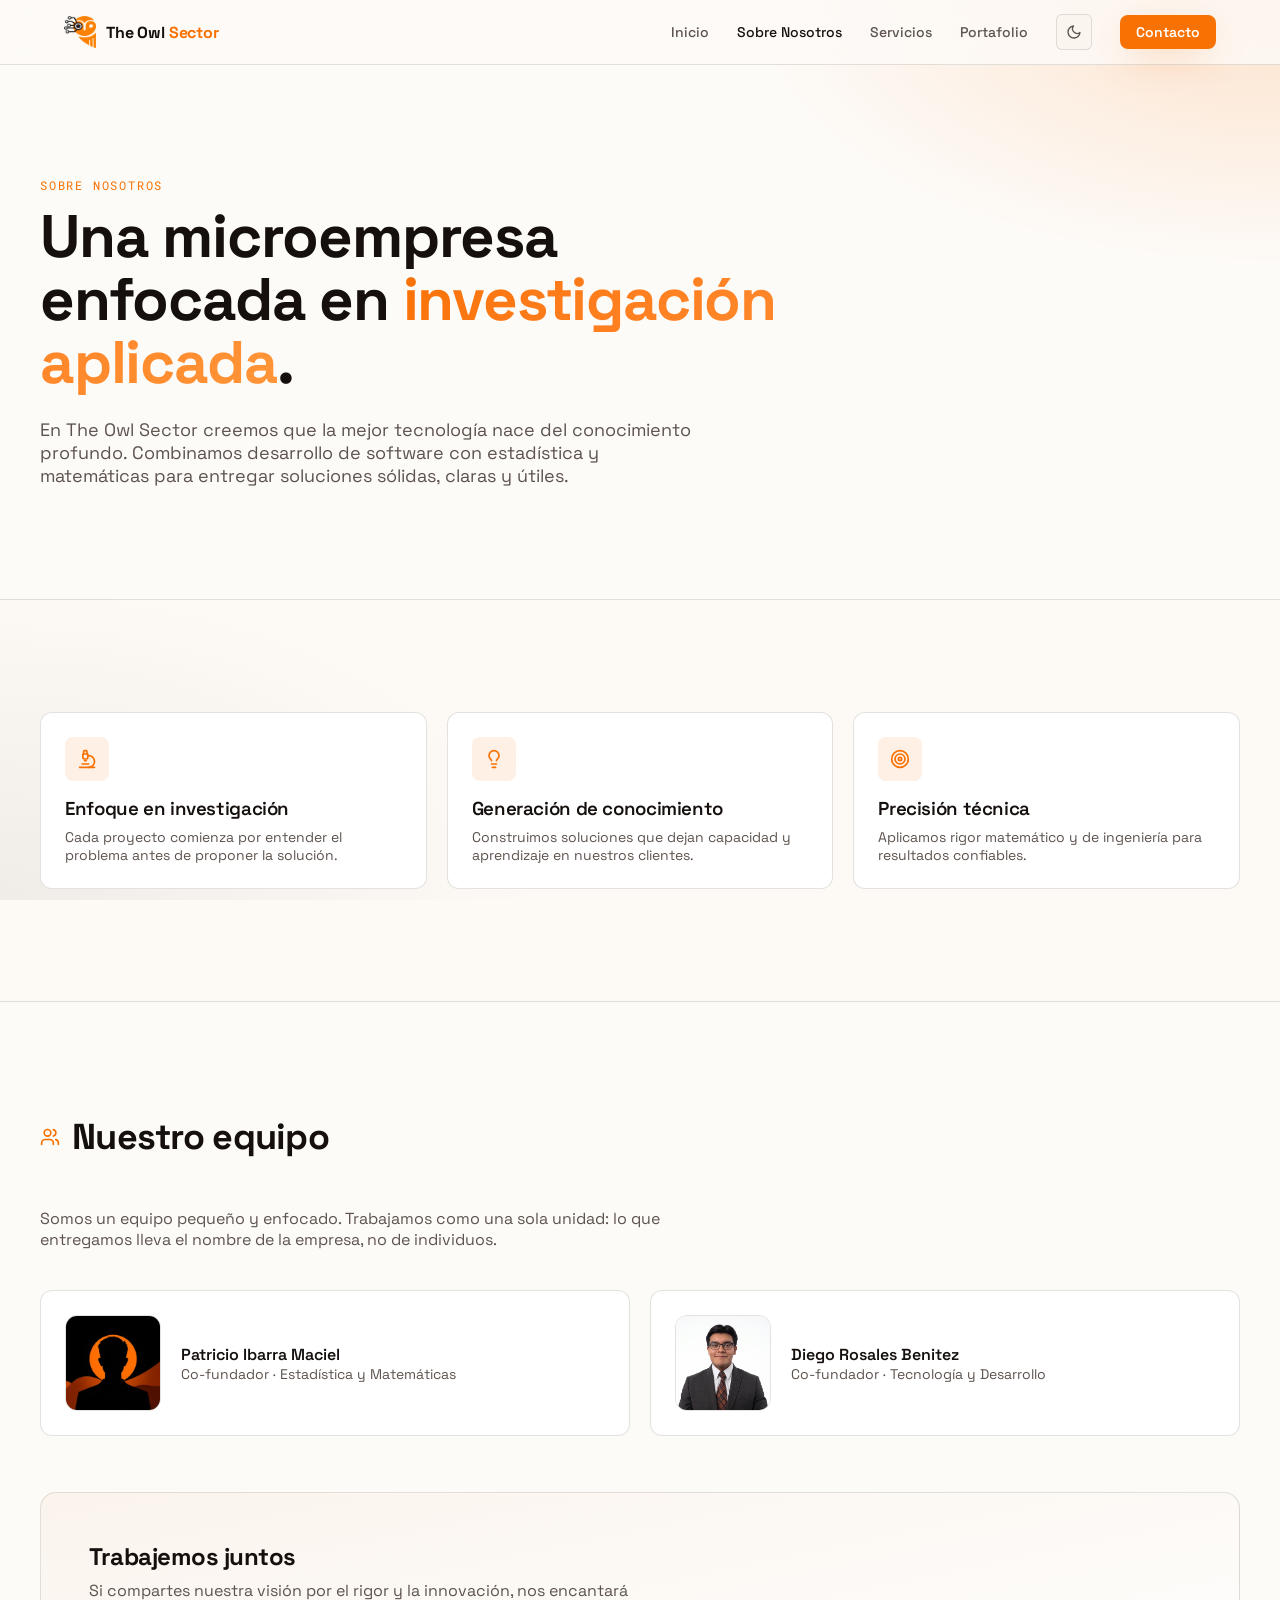
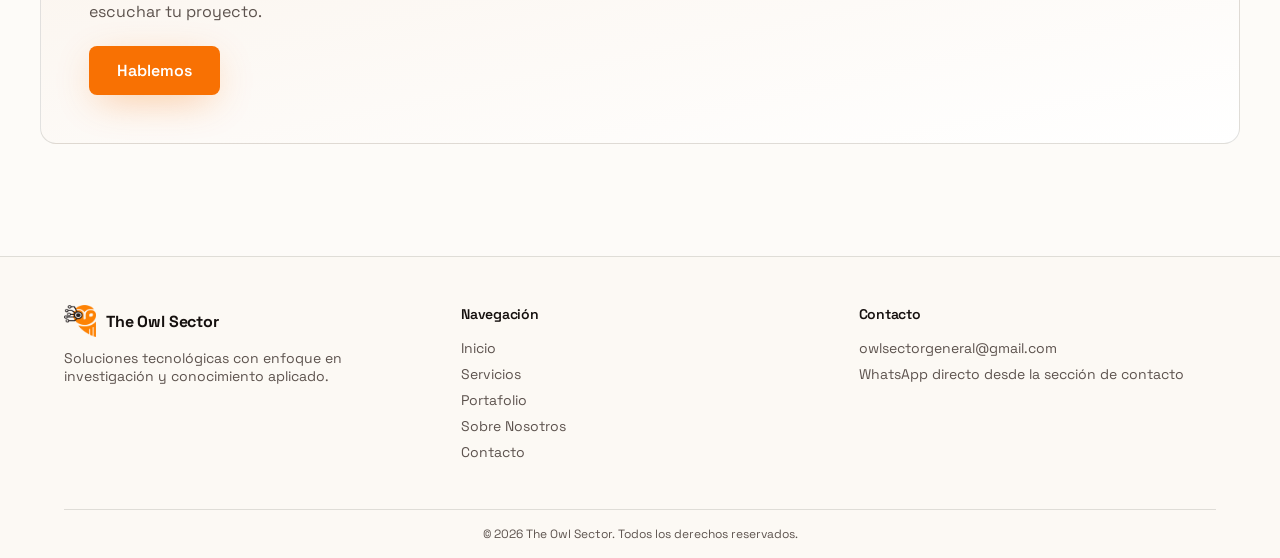
<file: sobre-nosotros.html>
<!doctype html>
<html lang="es">
<head>
<meta charset="utf-8">
<meta name="viewport" content="width=device-width,initial-scale=1">
<title>Sobre Nosotros — The Owl Sector</title>
<meta name="description" content="Conoce a The Owl Sector: una microempresa enfocada en investigación y soluciones tecnológicas aplicadas.">
<meta property="og:title" content="Sobre Nosotros — The Owl Sector">
<meta property="og:description" content="Conoce a The Owl Sector: una microempresa enfocada en investigación y soluciones tecnológicas aplicadas.">
<meta property="og:type" content="website">
<meta name="twitter:card" content="summary_large_image">
<link rel="icon" href="assets/logo.png" type="image/png">
<link rel="preconnect" href="https://fonts.googleapis.com">
<link rel="preconnect" href="https://fonts.gstatic.com" crossorigin>
<link rel="stylesheet" href="https://fonts.googleapis.com/css2?family=Space+Grotesk:wght@400;500;600;700&family=Roboto+Mono:wght@400;500;700&display=swap">
<link rel="stylesheet" href="styles.css">
<script>(function(){try{var t=localStorage.getItem('theme');if(!t){t=window.matchMedia('(prefers-color-scheme: dark)').matches?'dark':'light';}if(t==='dark'){document.documentElement.classList.add('dark');}}catch(e){}})();</script>
</head>
<body>

<header class="site-header">
  <div class="container row">
    <a href="index.html" class="brand">
      <img src="assets/logo.png" alt="The Owl Sector" width="32" height="32">
      <span>The Owl <span class="accent">Sector</span></span>
    </a>
    <nav class="nav-desktop">
      <a href="index.html" class="nav-link">Inicio</a><a href="sobre-nosotros.html" class="nav-link active">Sobre Nosotros</a><a href="servicios.html" class="nav-link">Servicios</a><a href="portafolio.html" class="nav-link">Portafolio</a>
      <button class="theme-toggle" id="themeToggle" aria-label="Cambiar tema"><svg xmlns="http://www.w3.org/2000/svg" width="16" height="16" viewBox="0 0 24 24" fill="none" stroke="currentColor" stroke-width="2" stroke-linecap="round" stroke-linejoin="round"><path d="M21 12.79A9 9 0 1 1 11.21 3 7 7 0 0 0 21 12.79z"/></svg></button>
      <a href="contacto.html" class="btn-primary">Contacto</a>
    </nav>
    <div class="mobile-actions">
      <button class="theme-toggle" id="themeToggleM" aria-label="Cambiar tema"><svg xmlns="http://www.w3.org/2000/svg" width="16" height="16" viewBox="0 0 24 24" fill="none" stroke="currentColor" stroke-width="2" stroke-linecap="round" stroke-linejoin="round"><path d="M21 12.79A9 9 0 1 1 11.21 3 7 7 0 0 0 21 12.79z"/></svg></button>
      <button class="menu-btn" id="menuBtn" aria-label="Abrir menú"><svg xmlns="http://www.w3.org/2000/svg" width="24" height="24" viewBox="0 0 24 24" fill="none" stroke="currentColor" stroke-width="2" stroke-linecap="round" stroke-linejoin="round"><line x1="4" x2="20" y1="12" y2="12"/><line x1="4" x2="20" y1="6" y2="6"/><line x1="4" x2="20" y1="18" y2="18"/></svg></button>
    </div>
  </div>
  <div class="nav-mobile" id="navMobile">
    <div class="container">
      <nav>
        <a href="index.html" class="">Inicio</a><a href="sobre-nosotros.html" class="active">Sobre Nosotros</a><a href="servicios.html" class="">Servicios</a><a href="portafolio.html" class="">Portafolio</a>
        <a href="contacto.html" style="color:var(--primary);font-weight:600">Contacto</a>
      </nav>
    </div>
  </div>
</header>

<main>

<section style="border-bottom:1px solid var(--border)">
  <div class="container section-pad">
    <p class="eyebrow">Sobre Nosotros</p>
    <h1 class="h1 mt-3 max-w-3xl">Una microempresa enfocada en <span class="text-gradient-primary">investigación aplicada</span>.</h1>
    <p class="lead mt-6">En The Owl Sector creemos que la mejor tecnología nace del conocimiento profundo. Combinamos desarrollo de software con estadística y matemáticas para entregar soluciones sólidas, claras y útiles.</p>
  </div>
</section>

<section class="section-surface" style="border-bottom:1px solid var(--border)">
  <div class="container section-pad">
    <div class="grid grid-3"><div class="card">
  <div class="icon-box"><svg xmlns="http://www.w3.org/2000/svg" width="20" height="20" viewBox="0 0 24 24" fill="none" stroke="currentColor" stroke-width="2" stroke-linecap="round" stroke-linejoin="round"><path d="M6 18h8"/><path d="M3 22h18"/><path d="M14 22a7 7 0 1 0 0-14h-1"/><path d="M9 14h2"/><path d="M9 12a2 2 0 0 1-2-2V6h6v4a2 2 0 0 1-2 2Z"/><path d="M12 6V3a1 1 0 0 0-1-1H9a1 1 0 0 0-1 1v3"/></svg></div>
  <h3 class="font-semibold">Enfoque en investigación</h3>
  <p class="muted text-sm mt-2">Cada proyecto comienza por entender el problema antes de proponer la solución.</p>
</div><div class="card">
  <div class="icon-box"><svg xmlns="http://www.w3.org/2000/svg" width="20" height="20" viewBox="0 0 24 24" fill="none" stroke="currentColor" stroke-width="2" stroke-linecap="round" stroke-linejoin="round"><path d="M15 14c.2-1 .7-1.7 1.5-2.5 1-.9 1.5-2.2 1.5-3.5A6 6 0 0 0 6 8c0 1 .2 2.2 1.5 3.5.7.7 1.3 1.5 1.5 2.5"/><path d="M9 18h6"/><path d="M10 22h4"/></svg></div>
  <h3 class="font-semibold">Generación de conocimiento</h3>
  <p class="muted text-sm mt-2">Construimos soluciones que dejan capacidad y aprendizaje en nuestros clientes.</p>
</div><div class="card">
  <div class="icon-box"><svg xmlns="http://www.w3.org/2000/svg" width="20" height="20" viewBox="0 0 24 24" fill="none" stroke="currentColor" stroke-width="2" stroke-linecap="round" stroke-linejoin="round"><circle cx="12" cy="12" r="10"/><circle cx="12" cy="12" r="6"/><circle cx="12" cy="12" r="2"/></svg></div>
  <h3 class="font-semibold">Precisión técnica</h3>
  <p class="muted text-sm mt-2">Aplicamos rigor matemático y de ingeniería para resultados confiables.</p>
</div></div>
  </div>
</section>

<section>
  <div class="container section-pad">
    <div class="mb-12 flex items-center gap-3">
      <span style="color:var(--primary);display:inline-flex"><svg xmlns="http://www.w3.org/2000/svg" width="20" height="20" viewBox="0 0 24 24" fill="none" stroke="currentColor" stroke-width="2" stroke-linecap="round" stroke-linejoin="round"><path d="M16 21v-2a4 4 0 0 0-4-4H6a4 4 0 0 0-4 4v2"/><circle cx="9" cy="7" r="4"/><path d="M22 21v-2a4 4 0 0 0-3-3.87"/><path d="M16 3.13a4 4 0 0 1 0 7.75"/></svg></span>
      <h2 class="h2">Nuestro equipo</h2>
    </div>
    <p class="muted max-w-2xl">Somos un equipo pequeño y enfocado. Trabajamos como una sola unidad: lo que entregamos lleva el nombre de la empresa, no de individuos.</p>
    <div class="mt-10 grid grid-2"><div class="team-card">
  <img src="assets/team-patricio.jpg" alt="Foto de Patricio Ibarra Maciel" width="96" height="96" loading="lazy">
  <div>
    <p class="font-semibold">Patricio Ibarra Maciel</p>
    <p class="muted text-sm">Co-fundador · Estadística y Matemáticas</p>
  </div>
</div><div class="team-card">
  <img src="assets/team-diego.jpg" alt="Foto de Diego Rosales Benitez" width="96" height="96" loading="lazy">
  <div>
    <p class="font-semibold">Diego Rosales Benitez</p>
    <p class="muted text-sm">Co-fundador · Tecnología y Desarrollo</p>
  </div>
</div></div>

    <div class="mt-14 gradient-card">
      <h3 style="font-size:1.5rem;font-weight:700">Trabajemos juntos</h3>
      <p class="muted mt-2 max-w-xl">Si compartes nuestra visión por el rigor y la innovación, nos encantará escuchar tu proyecto.</p>
      <a href="contacto.html" class="btn-primary lg mt-6">Hablemos</a>
    </div>
  </div>
</section>

</main>

<footer class="site-footer">
  <div class="container">
    <div class="row">
      <div>
        <div class="brand">
          <img src="assets/logo.png" alt="The Owl Sector" width="32" height="32">
          <span>The Owl Sector</span>
        </div>
        <p class="muted text-sm mt-3" style="max-width:20rem">Soluciones tecnológicas con enfoque en investigación y conocimiento aplicado.</p>
      </div>
      <div>
        <h4>Navegación</h4>
        <ul>
          <li><a href="index.html">Inicio</a></li>
          <li><a href="servicios.html">Servicios</a></li>
          <li><a href="portafolio.html">Portafolio</a></li>
          <li><a href="sobre-nosotros.html">Sobre Nosotros</a></li>
          <li><a href="contacto.html">Contacto</a></li>
        </ul>
      </div>
      <div>
        <h4>Contacto</h4>
        <ul>
          <li>owlsectorgeneral@gmail.com</li>
          <li>WhatsApp directo desde la sección de contacto</li>
        </ul>
      </div>
    </div>
    <div class="copy">© <span id="year"></span> The Owl Sector. Todos los derechos reservados.</div>
  </div>
</footer>


<script>
(function(){
  // Theme
  function setIcon(){
    var dark = document.documentElement.classList.contains('dark');
    var sun = `<svg xmlns="http://www.w3.org/2000/svg" width="16" height="16" viewBox="0 0 24 24" fill="none" stroke="currentColor" stroke-width="2" stroke-linecap="round" stroke-linejoin="round"><circle cx="12" cy="12" r="4"/><path d="M12 2v2"/><path d="M12 20v2"/><path d="m4.93 4.93 1.41 1.41"/><path d="m17.66 17.66 1.41 1.41"/><path d="M2 12h2"/><path d="M20 12h2"/><path d="m6.34 17.66-1.41 1.41"/><path d="m19.07 4.93-1.41 1.41"/></svg>`;
    var moon = `<svg xmlns="http://www.w3.org/2000/svg" width="16" height="16" viewBox="0 0 24 24" fill="none" stroke="currentColor" stroke-width="2" stroke-linecap="round" stroke-linejoin="round"><path d="M21 12.79A9 9 0 1 1 11.21 3 7 7 0 0 0 21 12.79z"/></svg>`;
    document.querySelectorAll('#themeToggle, #themeToggleM').forEach(function(b){ b.innerHTML = dark ? sun : moon; });
  }
  function toggleTheme(){
    var dark = document.documentElement.classList.toggle('dark');
    try{ localStorage.setItem('theme', dark?'dark':'light'); }catch(e){}
    setIcon();
  }
  document.querySelectorAll('#themeToggle, #themeToggleM').forEach(function(b){ b.addEventListener('click', toggleTheme); });
  setIcon();

  // Mobile menu
  var btn = document.getElementById('menuBtn');
  var nav = document.getElementById('navMobile');
  if(btn && nav){
    var menuI = `<svg xmlns="http://www.w3.org/2000/svg" width="24" height="24" viewBox="0 0 24 24" fill="none" stroke="currentColor" stroke-width="2" stroke-linecap="round" stroke-linejoin="round"><line x1="4" x2="20" y1="12" y2="12"/><line x1="4" x2="20" y1="6" y2="6"/><line x1="4" x2="20" y1="18" y2="18"/></svg>`;
    var xI = `<svg xmlns="http://www.w3.org/2000/svg" width="24" height="24" viewBox="0 0 24 24" fill="none" stroke="currentColor" stroke-width="2" stroke-linecap="round" stroke-linejoin="round"><path d="M18 6 6 18"/><path d="m6 6 12 12"/></svg>`;
    btn.addEventListener('click', function(){
      var open = nav.classList.toggle('open');
      btn.innerHTML = open ? xI : menuI;
    });
  }

  // Year
  var y = document.getElementById('year'); if(y) y.textContent = new Date().getFullYear();
})();
</script>


</body>
</html>
</file>
<file: styles.css>
:root{
  --radius:0.625rem;
  --background:oklch(0.99 0.005 80);
  --foreground:oklch(0.18 0.01 50);
  --surface:oklch(0.97 0.012 70);
  --card:oklch(1 0 0);
  --primary:oklch(0.7 0.19 48);
  --primary-foreground:oklch(1 0 0);
  --primary-glow:oklch(0.78 0.17 55);
  --secondary:oklch(0.18 0.01 50);
  --secondary-foreground:oklch(1 0 0);
  --muted:oklch(0.95 0.01 70);
  --muted-foreground:oklch(0.45 0.015 50);
  --border:oklch(0.18 0.01 50 / 12%);
  --input:oklch(0.18 0.01 50 / 14%);
  --ring:oklch(0.7 0.19 48);
  --destructive:oklch(0.6 0.22 25);
  --shadow-glow:0 10px 40px -10px color-mix(in oklab,var(--primary) 45%,transparent);
}
.dark{
  --background:oklch(0.16 0.008 50);
  --foreground:oklch(0.97 0.005 80);
  --surface:oklch(0.21 0.01 50);
  --card:oklch(0.21 0.01 50);
  --primary:oklch(0.74 0.18 50);
  --primary-foreground:oklch(0.16 0.008 50);
  --primary-glow:oklch(0.8 0.16 55);
  --secondary:oklch(0.97 0.005 80);
  --secondary-foreground:oklch(0.16 0.008 50);
  --muted:oklch(0.26 0.01 50);
  --muted-foreground:oklch(0.72 0.01 60);
  --border:oklch(1 0 0 / 12%);
  --input:oklch(1 0 0 / 14%);
  --ring:oklch(0.74 0.18 50);
}
*{border-color:var(--border);box-sizing:border-box}
html{scroll-behavior:smooth}
body{
  margin:0;
  background-color:var(--background);
  color:var(--foreground);
  font-family:"Space Grotesk",ui-sans-serif,system-ui,sans-serif;
  -webkit-font-smoothing:antialiased;
  background-image:
    radial-gradient(ellipse 70% 50% at 100% 0%, color-mix(in oklab,var(--primary) 18%,transparent), transparent 60%),
    radial-gradient(ellipse 60% 50% at 0% 100%, color-mix(in oklab,var(--secondary) 8%,transparent), transparent 70%);
  background-attachment:fixed;
  min-height:100dvh;
  display:flex;flex-direction:column;
}
main{flex:1}
h1,h2,h3,h4{font-family:"Space Grotesk",sans-serif;letter-spacing:-0.02em;margin:0}
p{margin:0}
a{color:inherit;text-decoration:none}
button{font-family:inherit;cursor:pointer;background:none;border:none;color:inherit;padding:0}
img{display:block;max-width:100%}
.font-mono{font-family:"Roboto Mono",ui-monospace,monospace}

/* Layout helpers */
.container{width:100%;max-width:1200px;margin:0 auto;padding:0 1.5rem}
.grid-pattern{
  background-image:
    linear-gradient(to right, color-mix(in oklab,var(--foreground) 8%,transparent) 1px, transparent 1px),
    linear-gradient(to bottom, color-mix(in oklab,var(--foreground) 8%,transparent) 1px, transparent 1px);
  background-size:48px 48px;
}
.text-gradient-primary{
  background:linear-gradient(135deg,var(--primary),var(--primary-glow));
  -webkit-background-clip:text;background-clip:text;color:transparent;
}
.shadow-glow{box-shadow:var(--shadow-glow)}

/* Header */
.site-header{position:sticky;top:0;z-index:50;border-bottom:1px solid var(--border);background:color-mix(in oklab,var(--background) 80%,transparent);backdrop-filter:blur(12px)}
.site-header .row{display:flex;align-items:center;justify-content:space-between;height:4rem}
.brand{display:flex;align-items:center;gap:.625rem;font-weight:700;letter-spacing:-.01em}
.brand img{width:32px;height:32px}
.brand .accent{color:var(--primary)}
.nav-desktop{display:none;align-items:center;gap:1.75rem}
.nav-link{font-size:.875rem;font-weight:500;color:var(--muted-foreground);transition:color .15s}
.nav-link:hover{color:var(--primary)}
.nav-link.active{color:var(--foreground)}
.btn-primary{display:inline-flex;align-items:center;justify-content:center;gap:.5rem;background:var(--primary);color:var(--primary-foreground);font-weight:600;font-size:.875rem;padding:.5rem 1rem;border-radius:.5rem;box-shadow:var(--shadow-glow);transition:background .15s}
.btn-primary:hover{background:var(--primary-glow)}
.btn-primary.lg{padding:.875rem 1.75rem;font-size:1rem;border-radius:.5rem}
.btn-outline{display:inline-flex;align-items:center;gap:.5rem;border:1px solid var(--border);background:color-mix(in oklab,var(--surface) 60%,transparent);backdrop-filter:blur(8px);color:var(--foreground);font-weight:600;font-size:.875rem;padding:.75rem 1.5rem;border-radius:.5rem;transition:background .15s}
.btn-outline:hover{background:var(--surface)}
.theme-toggle{display:inline-flex;height:2.25rem;width:2.25rem;align-items:center;justify-content:center;border-radius:.375rem;border:1px solid var(--border);background:color-mix(in oklab,var(--surface) 60%,transparent);color:var(--muted-foreground);transition:all .15s}
.theme-toggle:hover{color:var(--primary);border-color:color-mix(in oklab,var(--primary) 40%,transparent)}
.menu-btn{display:inline-flex;color:var(--foreground);padding:.25rem}
.mobile-actions{display:flex;align-items:center;gap:.5rem}
.nav-mobile{display:none;border-top:1px solid var(--border);background:var(--background)}
.nav-mobile.open{display:block}
.nav-mobile nav{display:flex;flex-direction:column;gap:.25rem;padding:1rem 0}
.nav-mobile a{padding:.5rem .75rem;border-radius:.375rem;font-size:1rem;font-weight:500;color:var(--muted-foreground)}
.nav-mobile a:hover{background:var(--muted)}
.nav-mobile a.active{color:var(--primary)}
@media(min-width:768px){
  .nav-desktop{display:flex}
  .mobile-actions{display:none}
  .nav-mobile{display:none !important}
}

/* Sections */
section{position:relative}
.section-bordered{border-top:1px solid var(--border)}
.section-surface{background:color-mix(in oklab,var(--surface) 30%,transparent)}
.section-pad{padding:5rem 0}
@media(min-width:768px){.section-pad{padding:7rem 0}}
.eyebrow{font-family:"Roboto Mono",monospace;font-size:.75rem;text-transform:uppercase;letter-spacing:.15em;color:var(--primary)}
.h1{font-size:2.25rem;font-weight:700;line-height:1.05;letter-spacing:-.02em}
@media(min-width:768px){.h1{font-size:3.75rem}}
.h2{font-size:1.875rem;font-weight:700;letter-spacing:-.02em}
@media(min-width:768px){.h2{font-size:2.25rem}}
.lead{font-size:1.125rem;color:var(--muted-foreground);max-width:42rem}
.muted{color:var(--muted-foreground)}

/* Hero */
.hero{position:relative;overflow:hidden}
.hero-bg{position:absolute;inset:0}
.hero-bg img{width:100%;height:100%;object-fit:cover;opacity:.2}
.dark .hero-bg img{opacity:.15}
.hero-bg .grad1{position:absolute;inset:0;background:linear-gradient(to right, var(--background), color-mix(in oklab,var(--background) 85%,transparent), color-mix(in oklab,var(--background) 40%,transparent))}
.hero-bg .grad2{position:absolute;inset:0;background:linear-gradient(to top, var(--background), transparent, color-mix(in oklab,var(--background) 60%,transparent))}
.hero-pattern{position:absolute;inset:0;opacity:.3;-webkit-mask-image:radial-gradient(ellipse at center,black,transparent 70%);mask-image:radial-gradient(ellipse at center,black,transparent 70%)}
.hero-content{position:relative;padding:5rem 0}
@media(min-width:768px){.hero-content{padding:7rem 0}}
.chip{display:inline-flex;align-items:center;gap:.5rem;border:1px solid var(--border);background:color-mix(in oklab,var(--surface) 70%,transparent);backdrop-filter:blur(6px);padding:.25rem .75rem;border-radius:9999px;font-size:.75rem;font-weight:500;color:var(--muted-foreground);margin-bottom:1.25rem}
.chip svg{color:var(--primary)}

/* Cards */
.grid{display:grid;gap:1.25rem}
.grid-2{grid-template-columns:1fr}
.grid-3{grid-template-columns:1fr}
.grid-4{grid-template-columns:1fr}
@media(min-width:640px){.grid-md-2{grid-template-columns:repeat(2,1fr)}}
@media(min-width:768px){
  .grid-2{grid-template-columns:repeat(2,1fr)}
  .grid-3{grid-template-columns:repeat(3,1fr)}
}
@media(min-width:1024px){
  .grid-4{grid-template-columns:repeat(4,1fr)}
  .grid-lg-3{grid-template-columns:repeat(3,1fr)}
}
.card{border:1px solid var(--border);background:var(--card);border-radius:.75rem;padding:1.5rem;transition:all .2s}
.card:hover{border-color:color-mix(in oklab,var(--primary) 50%,transparent)}
.card.lg{padding:2rem;border-radius:1rem}
.icon-box{display:inline-flex;width:2.75rem;height:2.75rem;align-items:center;justify-content:center;border-radius:.5rem;background:color-mix(in oklab,var(--primary) 10%,transparent);color:var(--primary);margin-bottom:1rem}
.icon-box.lg{width:3rem;height:3rem;border-radius:.75rem;margin-bottom:1.25rem}

/* Project card */
.proj-card{display:flex;flex-direction:column;overflow:hidden;border:1px solid var(--border);background:var(--card);border-radius:.75rem;transition:all .2s}
.proj-card:hover{border-color:color-mix(in oklab,var(--primary) 50%,transparent)}
.proj-card .thumb{aspect-ratio:16/9;overflow:hidden;background:var(--muted)}
.proj-card .thumb img{width:100%;height:100%;object-fit:cover;transition:transform .5s}
.proj-card:hover .thumb img{transform:scale(1.05)}
.proj-card .body{padding:1.25rem;display:flex;flex-direction:column;flex:1}
.tag{font-family:"Roboto Mono",monospace;font-size:.6875rem;text-transform:uppercase;letter-spacing:.1em;color:var(--primary)}
.tag-status{padding:.125rem .5rem;border-radius:9999px;font-size:.625rem;font-weight:500;text-transform:uppercase;letter-spacing:.1em}
.tag-status.done{background:color-mix(in oklab,var(--primary) 15%,transparent);color:var(--primary)}
.tag-status.progress{background:var(--muted);color:var(--muted-foreground)}
.tech-chip{font-family:"Roboto Mono",monospace;font-size:.6875rem;color:var(--muted-foreground);border:1px solid var(--border);background:color-mix(in oklab,var(--surface) 50%,transparent);padding:.125rem .5rem;border-radius:.375rem}
.line-clamp-2{display:-webkit-box;-webkit-line-clamp:2;-webkit-box-orient:vertical;overflow:hidden}

/* Filter pills */
.filters{display:flex;flex-wrap:wrap;gap:.5rem}
.pill{padding:.5rem 1rem;border-radius:9999px;border:1px solid var(--border);background:color-mix(in oklab,var(--surface) 40%,transparent);color:var(--muted-foreground);font-size:.875rem;font-weight:500;transition:all .15s}
.pill:hover{color:var(--foreground);border-color:color-mix(in oklab,var(--primary) 40%,transparent)}
.pill.active{border-color:var(--primary);background:var(--primary);color:var(--primary-foreground)}

/* CTA box */
.cta-box{position:relative;overflow:hidden;border-radius:1rem;background:var(--secondary);color:var(--secondary-foreground);padding:2.5rem;text-align:center}
@media(min-width:768px){.cta-box{padding:4rem}}
.cta-box .blob{position:absolute;top:-6rem;left:50%;transform:translateX(-50%);width:16rem;height:16rem;border-radius:9999px;background:color-mix(in oklab,var(--primary) 30%,transparent);filter:blur(48px)}
.cta-box .pattern{position:absolute;inset:0;opacity:.07}

/* Forms */
input,textarea{font-family:inherit;font-size:1rem;width:100%;padding:.625rem 1rem;border-radius:.5rem;border:1px solid var(--input);background:color-mix(in oklab,var(--surface) 40%,transparent);color:var(--foreground);outline:none;transition:border-color .15s,box-shadow .15s}
input:focus,textarea:focus{border-color:var(--primary);box-shadow:0 0 0 3px color-mix(in oklab,var(--primary) 30%,transparent)}
textarea{resize:none}
label{display:block;font-size:.875rem;font-weight:500;margin-bottom:.375rem}
.field-error{color:var(--destructive);font-size:.75rem;margin-top:.375rem}

/* Footer */
.site-footer{border-top:1px solid var(--border);background:color-mix(in oklab,var(--surface) 40%,transparent)}
.site-footer .row{display:grid;gap:2.5rem;padding:3rem 0;grid-template-columns:1fr}
@media(min-width:768px){.site-footer .row{grid-template-columns:repeat(3,1fr)}}
.site-footer h4{font-size:.875rem;font-weight:600;margin-bottom:1rem}
.site-footer ul{list-style:none;padding:0;margin:0;display:flex;flex-direction:column;gap:.5rem;font-size:.875rem;color:var(--muted-foreground)}
.site-footer ul a:hover{color:var(--primary)}
.site-footer .copy{border-top:1px solid var(--border);padding:1rem 0;text-align:center;font-size:.75rem;color:var(--muted-foreground)}

/* Toast */
.toast{position:fixed;bottom:1.5rem;left:50%;transform:translateX(-50%) translateY(150%);background:var(--card);border:1px solid var(--border);color:var(--foreground);padding:.75rem 1.25rem;border-radius:.5rem;box-shadow:0 10px 30px -10px color-mix(in oklab,black 40%,transparent);font-size:.875rem;z-index:100;transition:transform .3s ease;max-width:90vw}
.toast.show{transform:translateX(-50%) translateY(0)}

/* Utilities */
.hidden-md-down{display:none}
@media(min-width:768px){.hidden-md-down{display:initial}}
.flex{display:flex}.items-center{align-items:center}.justify-between{justify-content:space-between}.justify-center{justify-content:center}
.gap-2{gap:.5rem}.gap-3{gap:.75rem}.gap-4{gap:1rem}.gap-5{gap:1.25rem}.gap-6{gap:1.5rem}.gap-10{gap:2.5rem}
.mt-2{margin-top:.5rem}.mt-3{margin-top:.75rem}.mt-4{margin-top:1rem}.mt-6{margin-top:1.5rem}.mt-8{margin-top:2rem}.mt-10{margin-top:2.5rem}.mt-12{margin-top:3rem}.mt-14{margin-top:3.5rem}
.mb-3{margin-bottom:.75rem}.mb-4{margin-bottom:1rem}.mb-5{margin-bottom:1.25rem}.mb-12{margin-bottom:3rem}
.text-center{text-align:center}
.text-sm{font-size:.875rem}.text-xs{font-size:.75rem}.text-lg{font-size:1.125rem}
.font-bold{font-weight:700}.font-semibold{font-weight:600}.font-medium{font-weight:500}
.flex-wrap{flex-wrap:wrap}
.uppercase{text-transform:uppercase}
.tracking-widest{letter-spacing:.15em}
.max-w-3xl{max-width:48rem}.max-w-2xl{max-width:42rem}.max-w-xl{max-width:36rem}
.contact-grid{display:grid;gap:2.5rem;grid-template-columns:1fr}
@media(min-width:1024px){.contact-grid{grid-template-columns:3fr 2fr}}
.aside-stack{display:flex;flex-direction:column;gap:1.5rem}
.team-card{display:flex;align-items:center;gap:1.25rem;border:1px solid var(--border);background:var(--card);border-radius:.75rem;padding:1.5rem}
.team-card img{width:6rem;height:6rem;flex-shrink:0;border-radius:.75rem;border:1px solid var(--border);object-fit:cover}
.gradient-card{border:1px solid var(--border);background:linear-gradient(to bottom right,var(--surface),var(--card));border-radius:1rem;padding:2rem}
@media(min-width:768px){.gradient-card{padding:3rem}}
</file>
